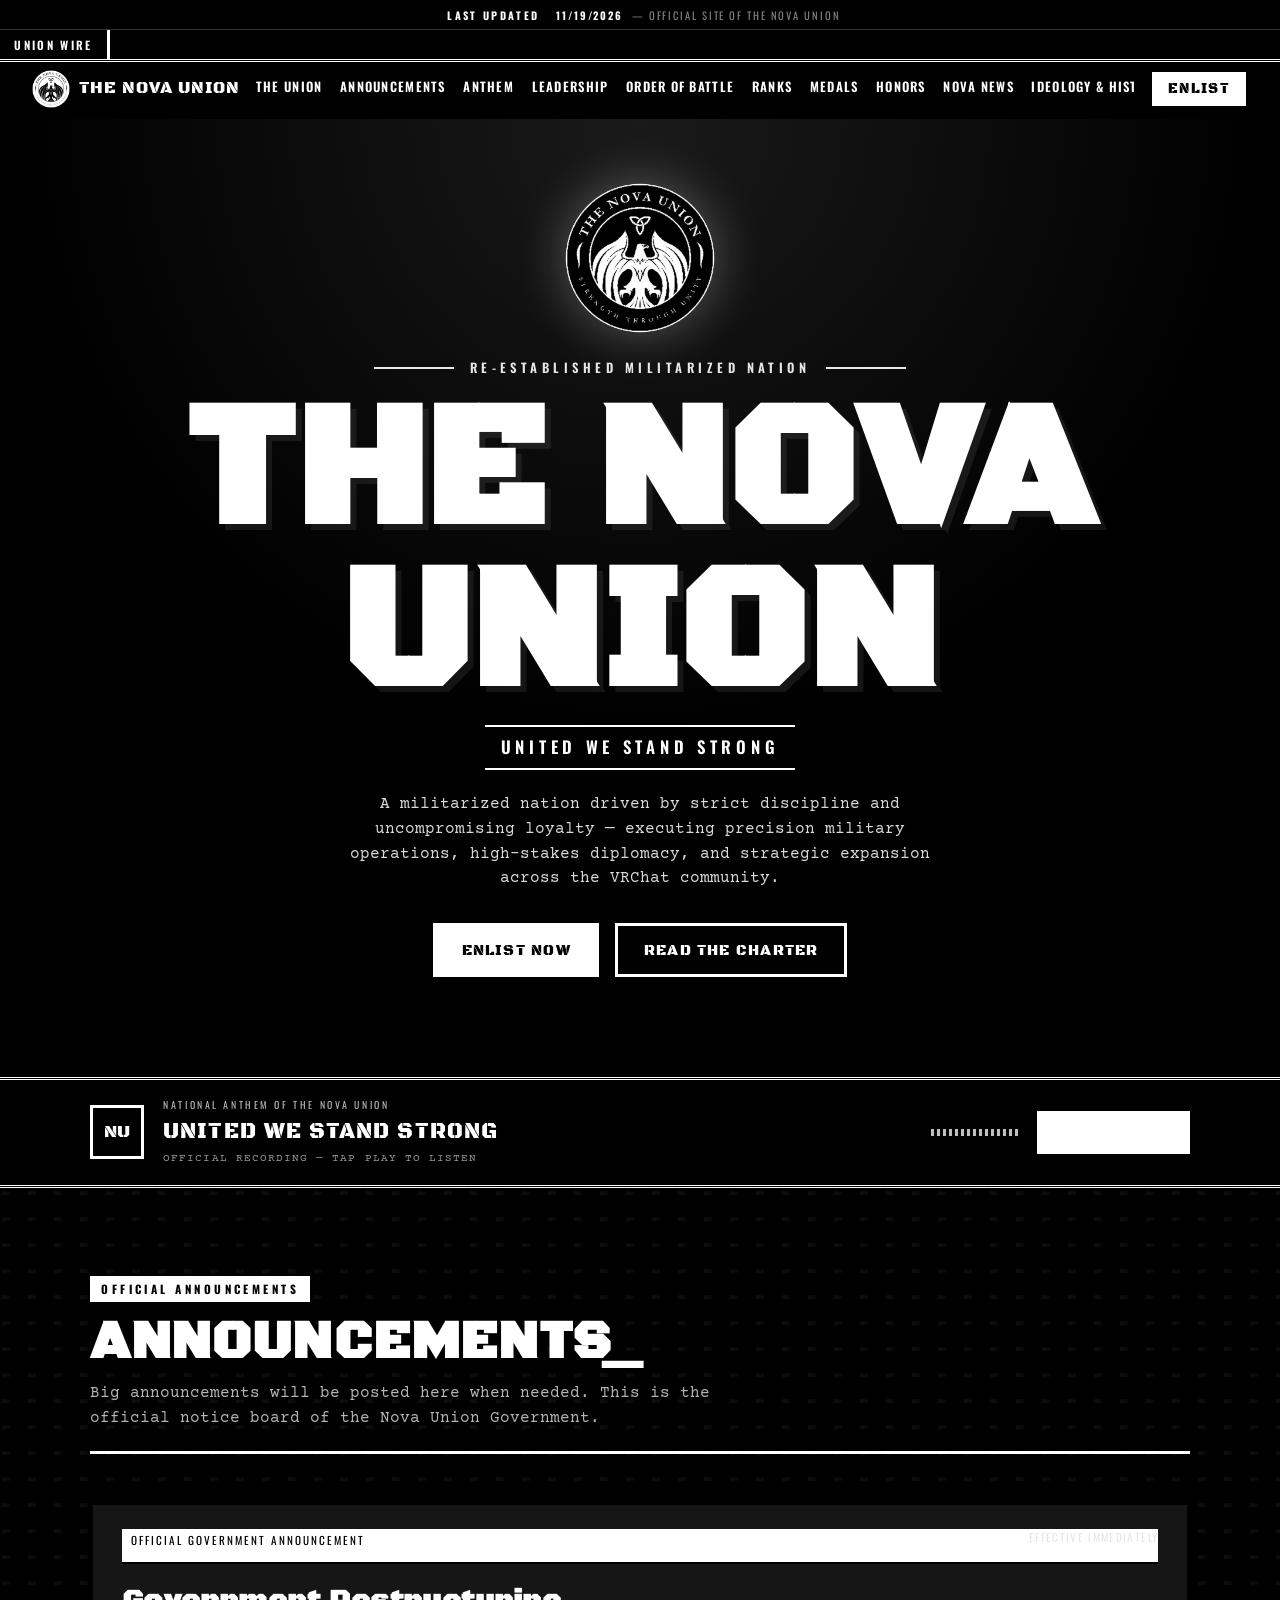
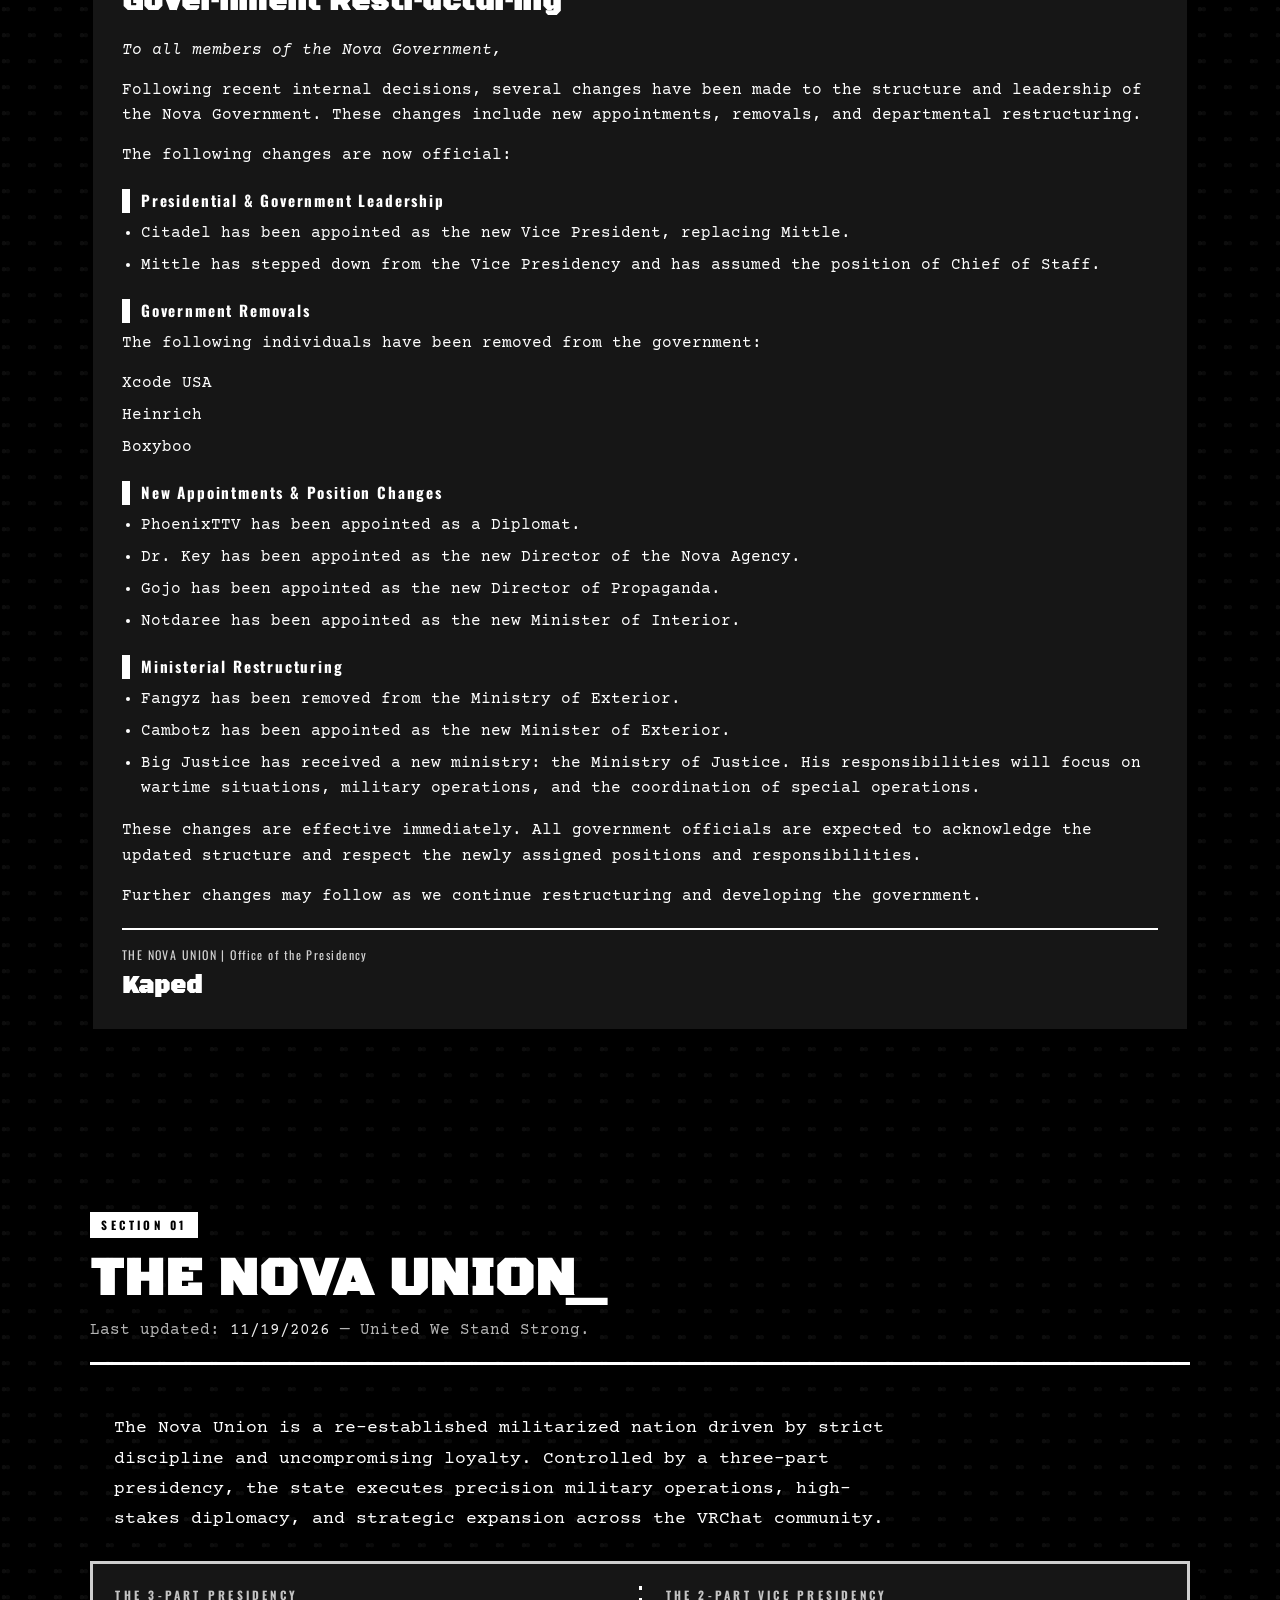
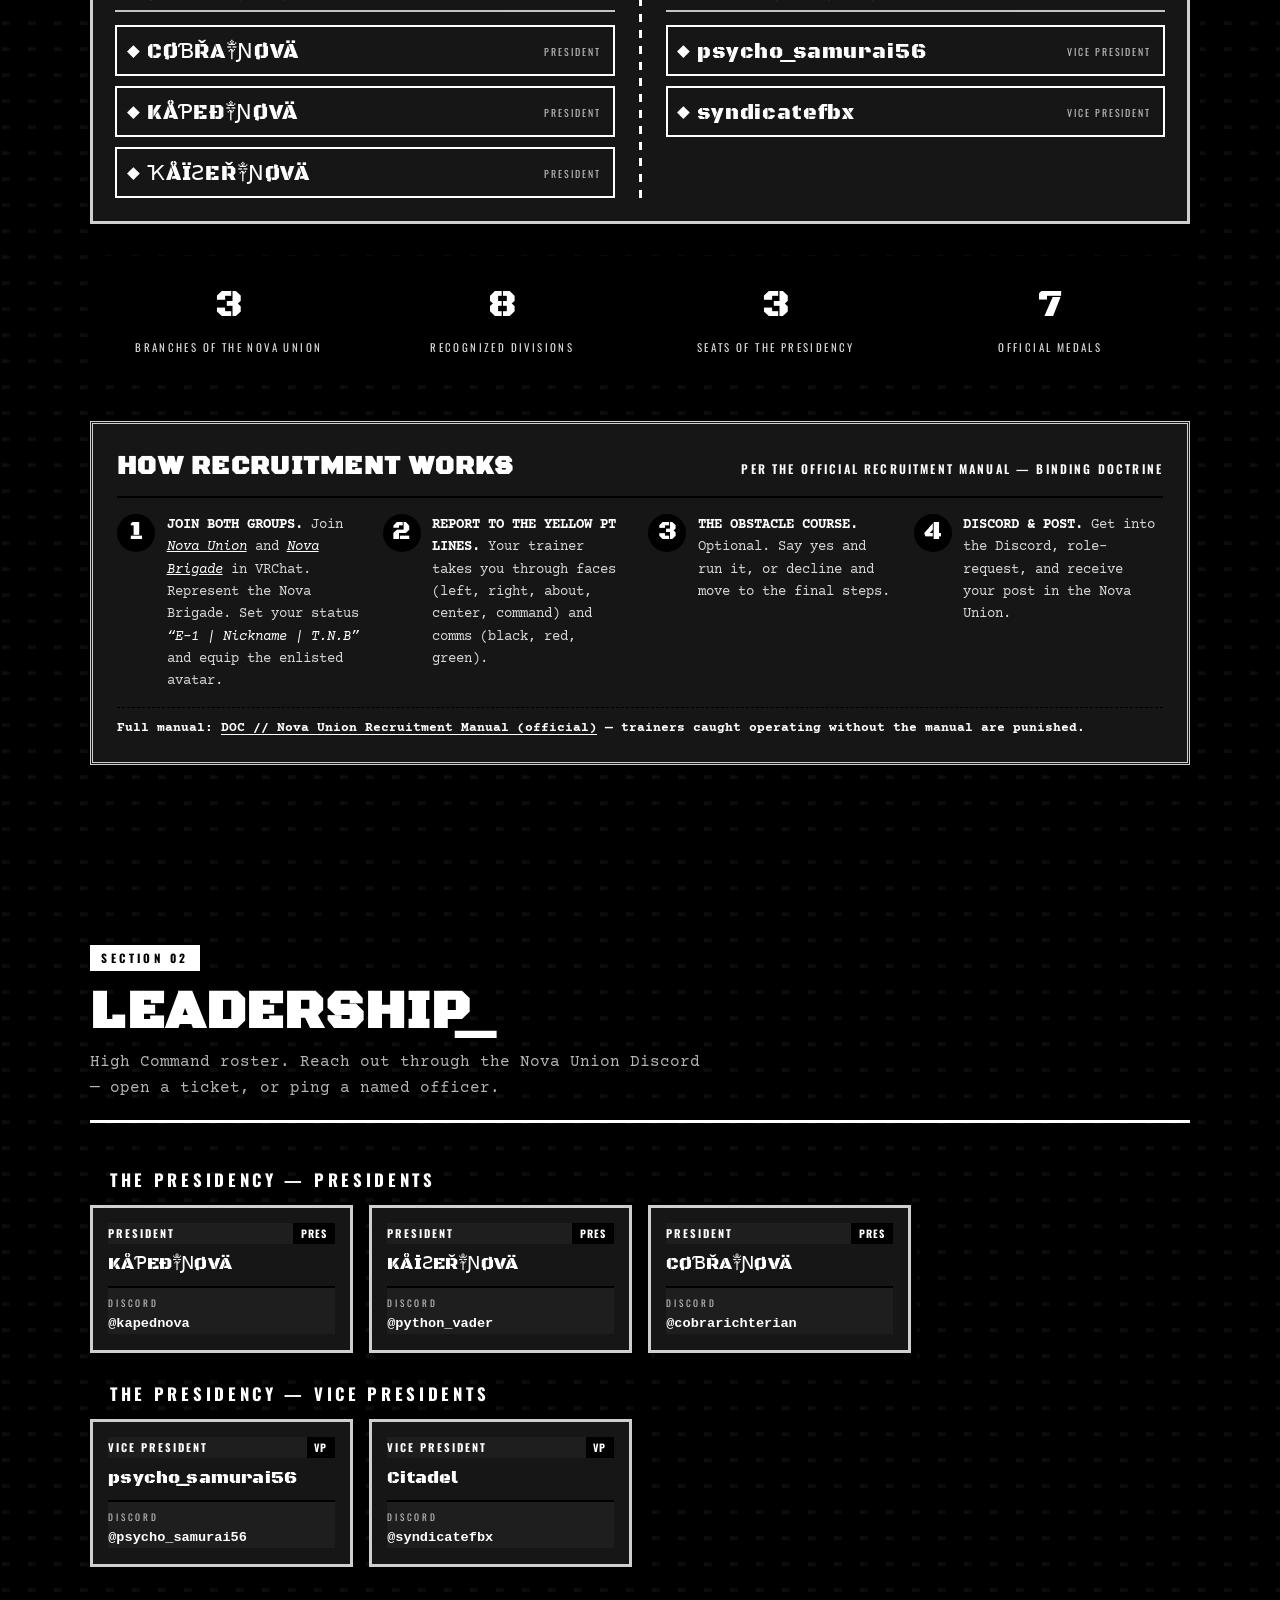
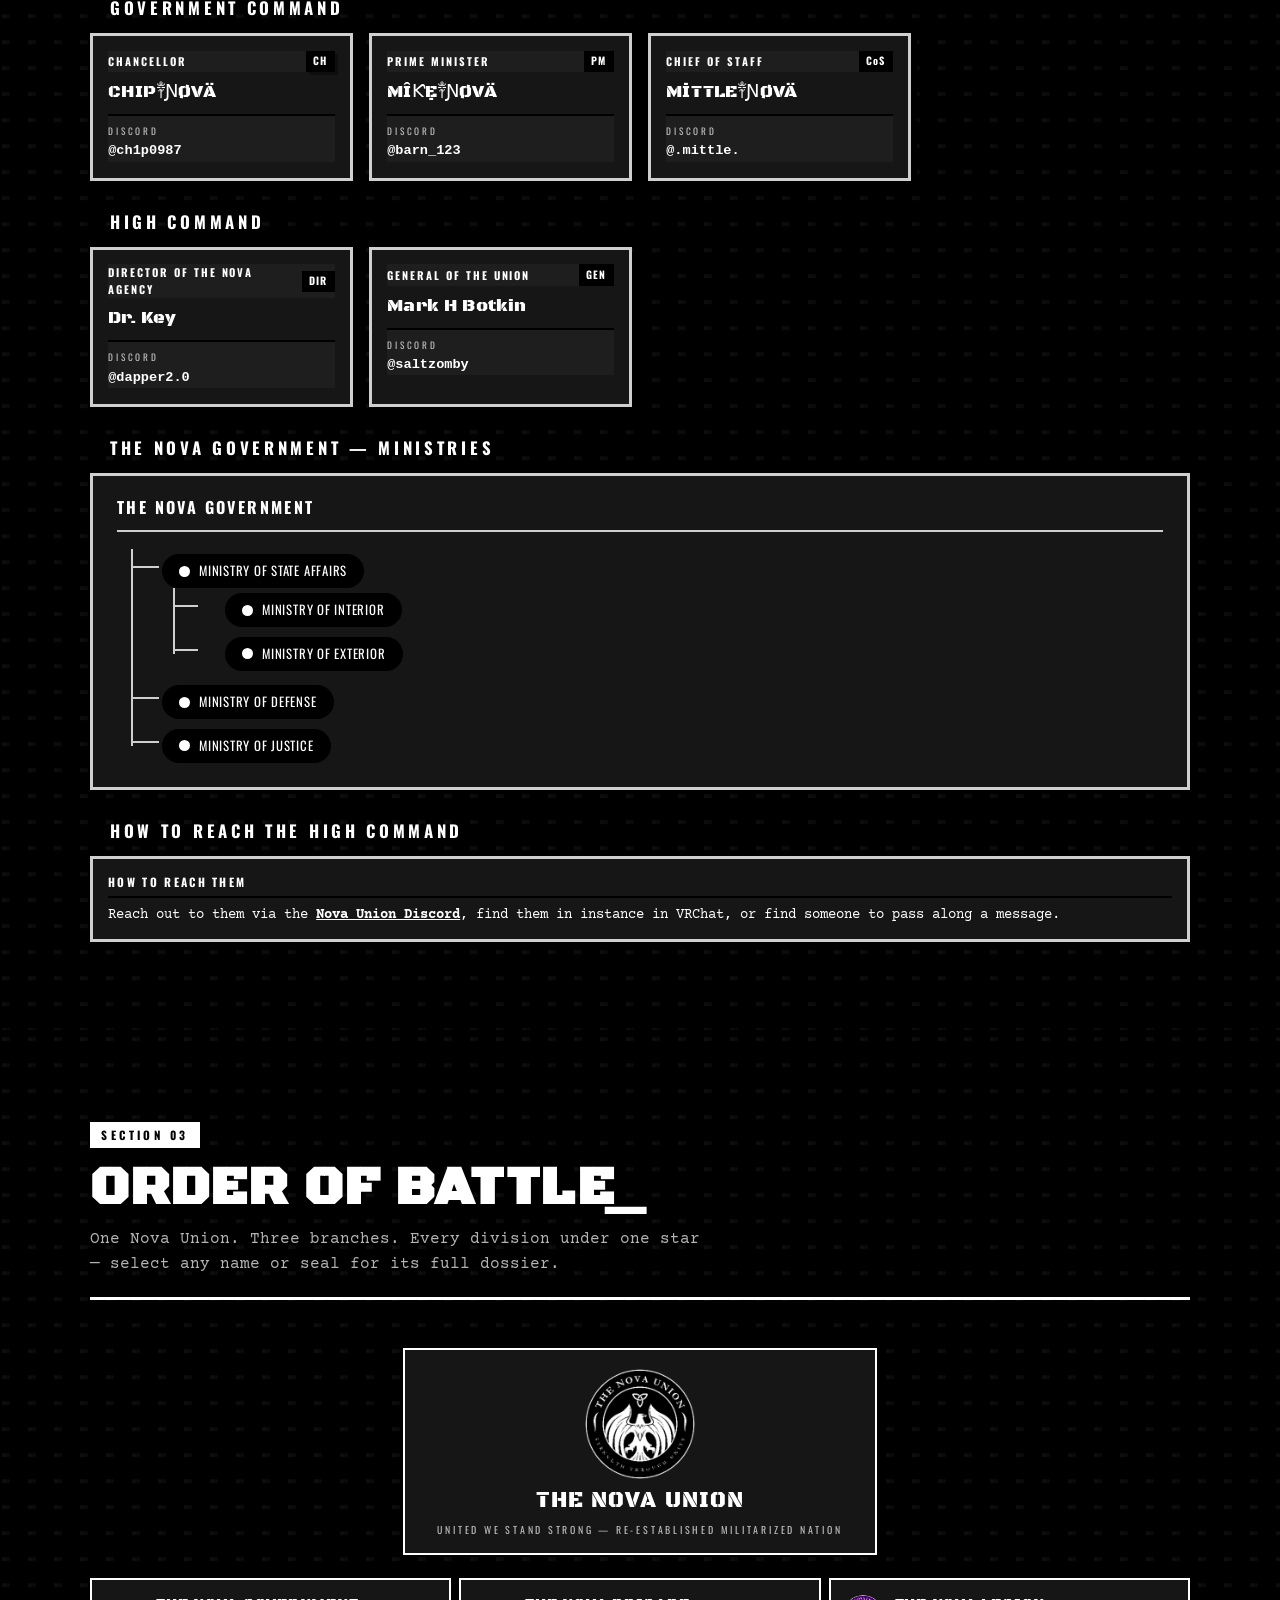
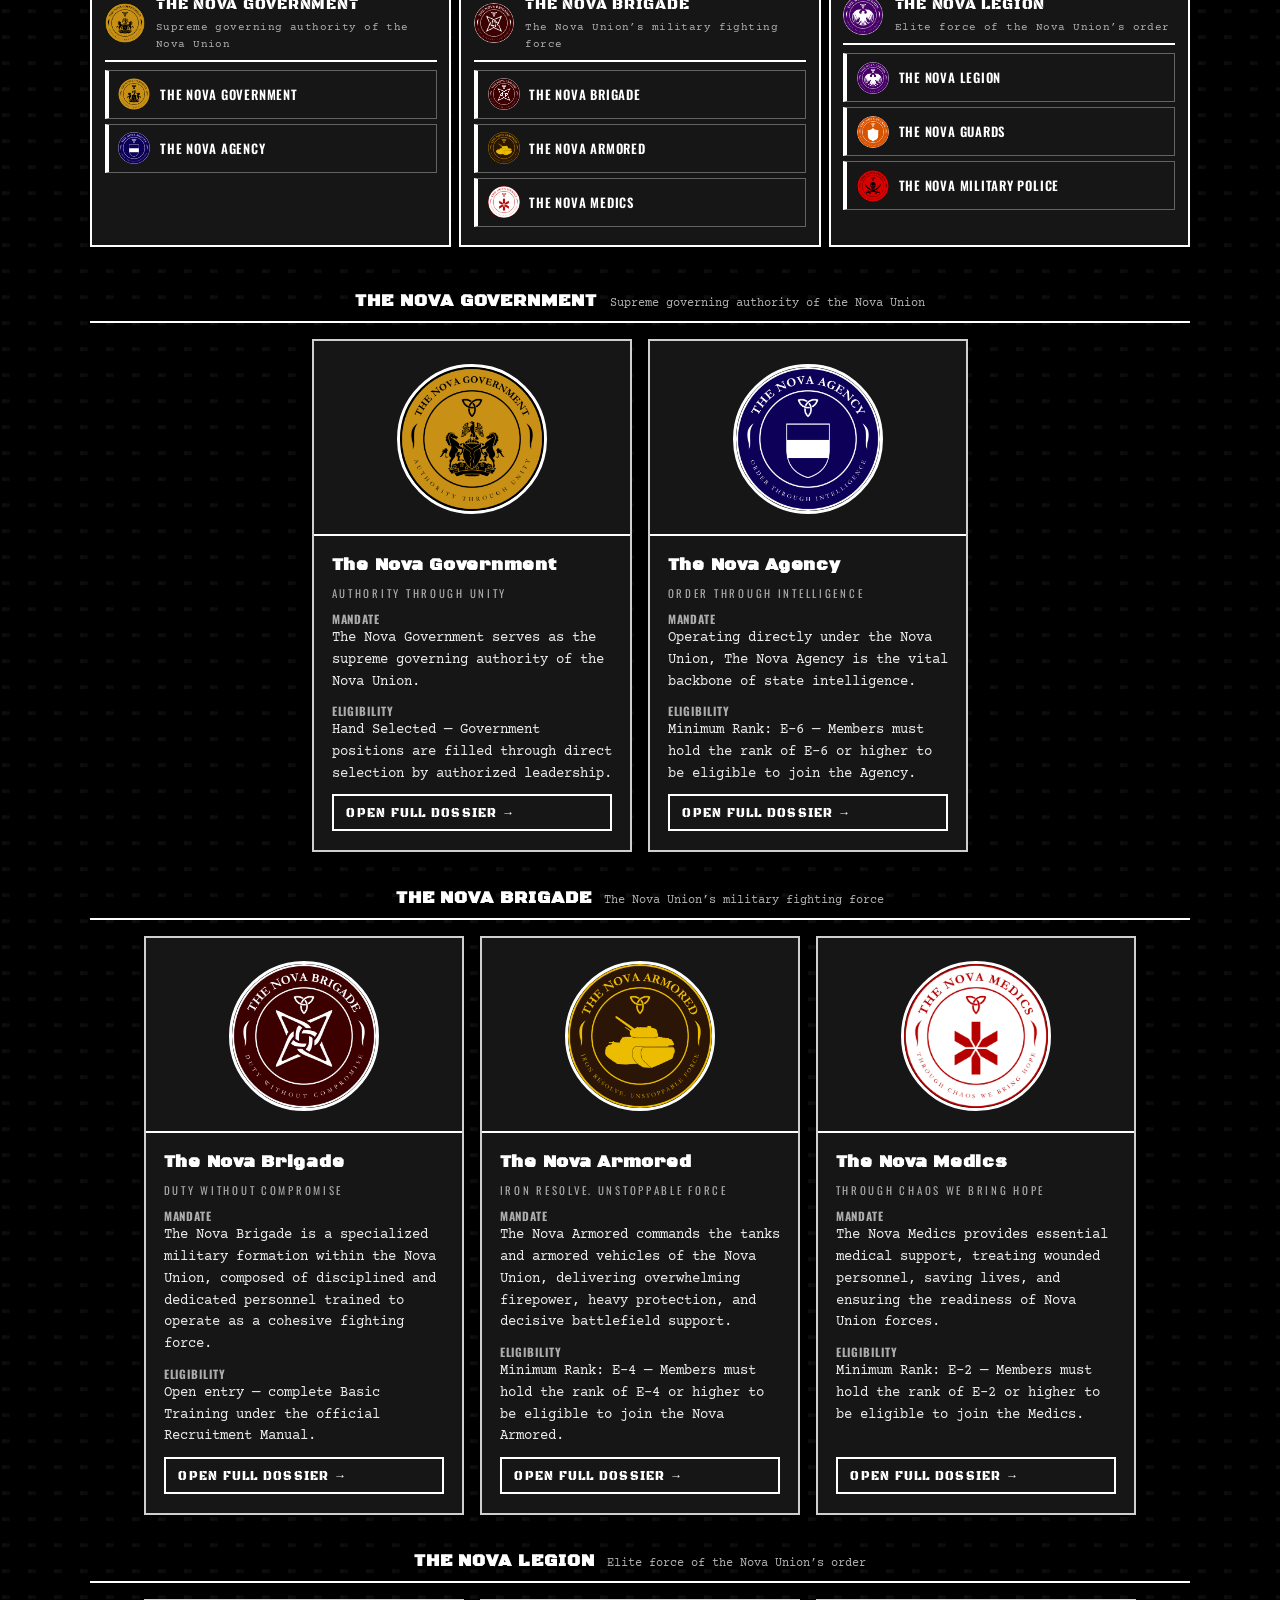
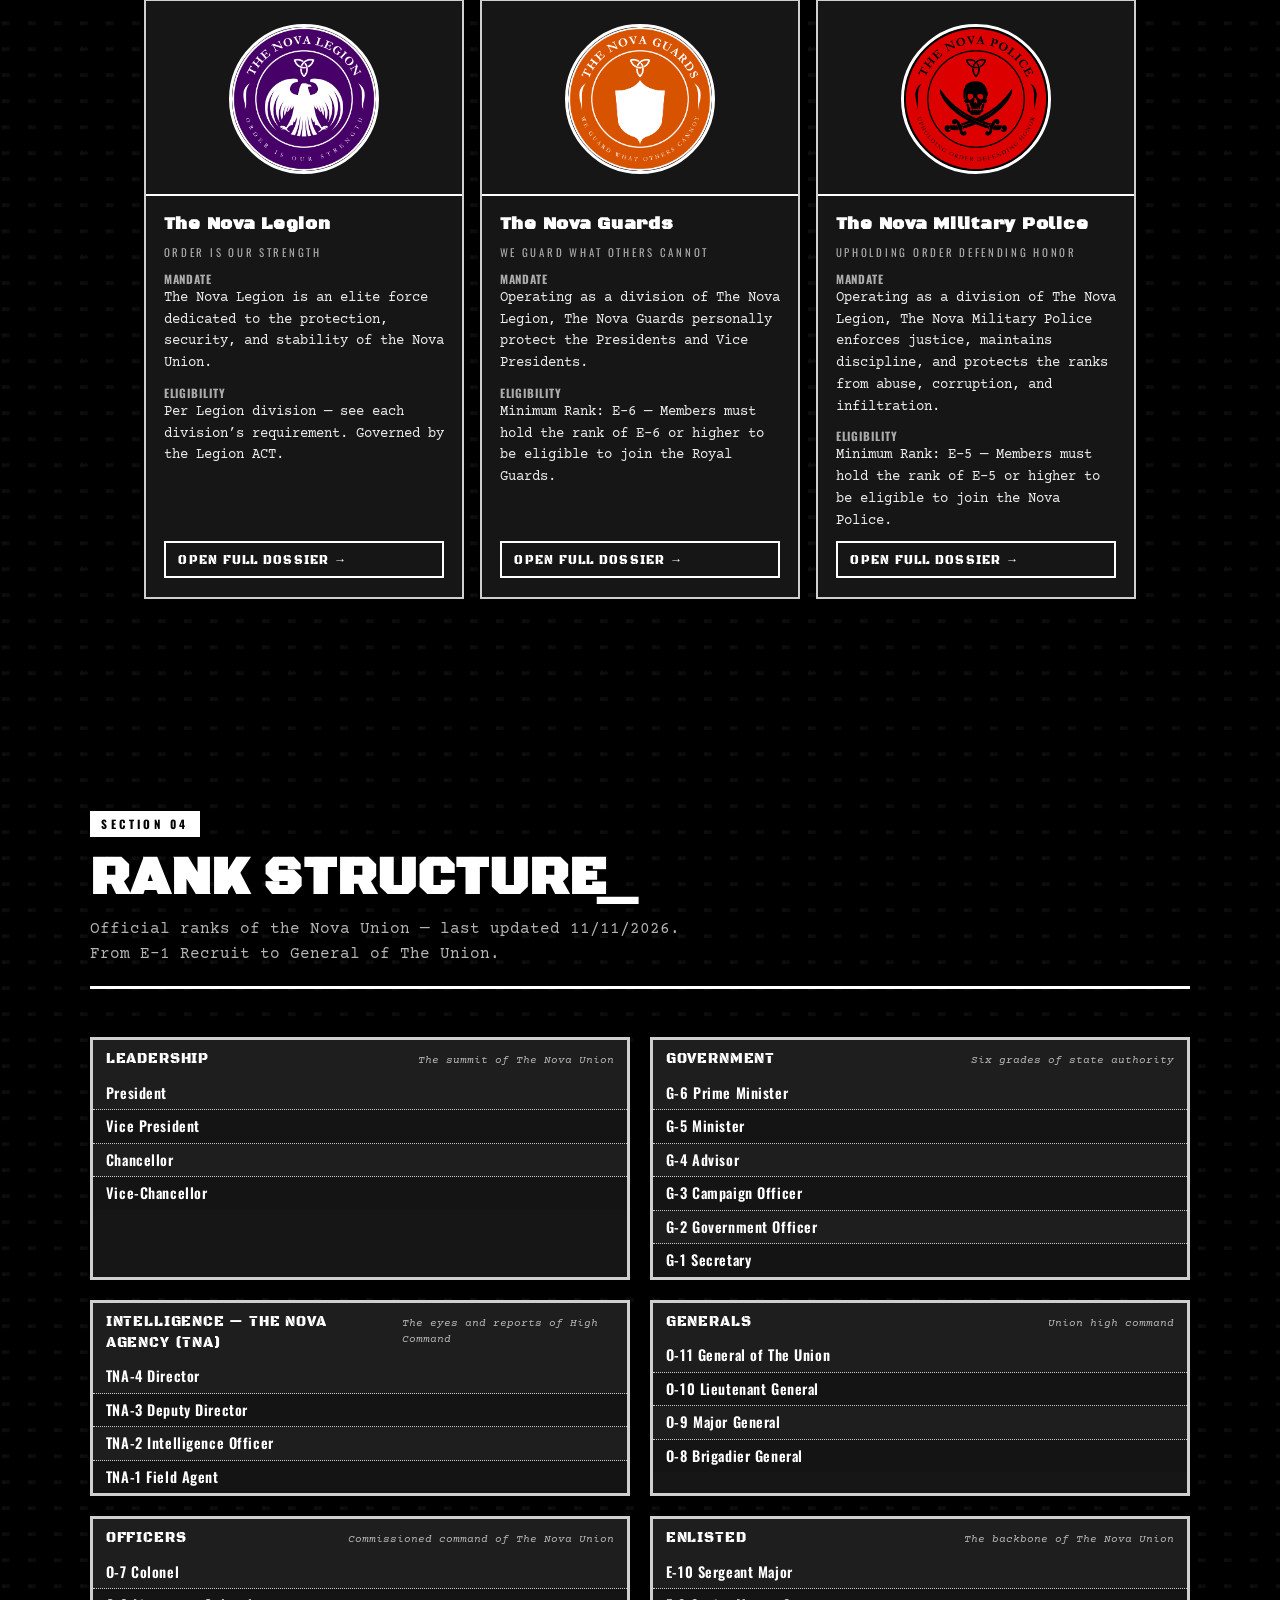
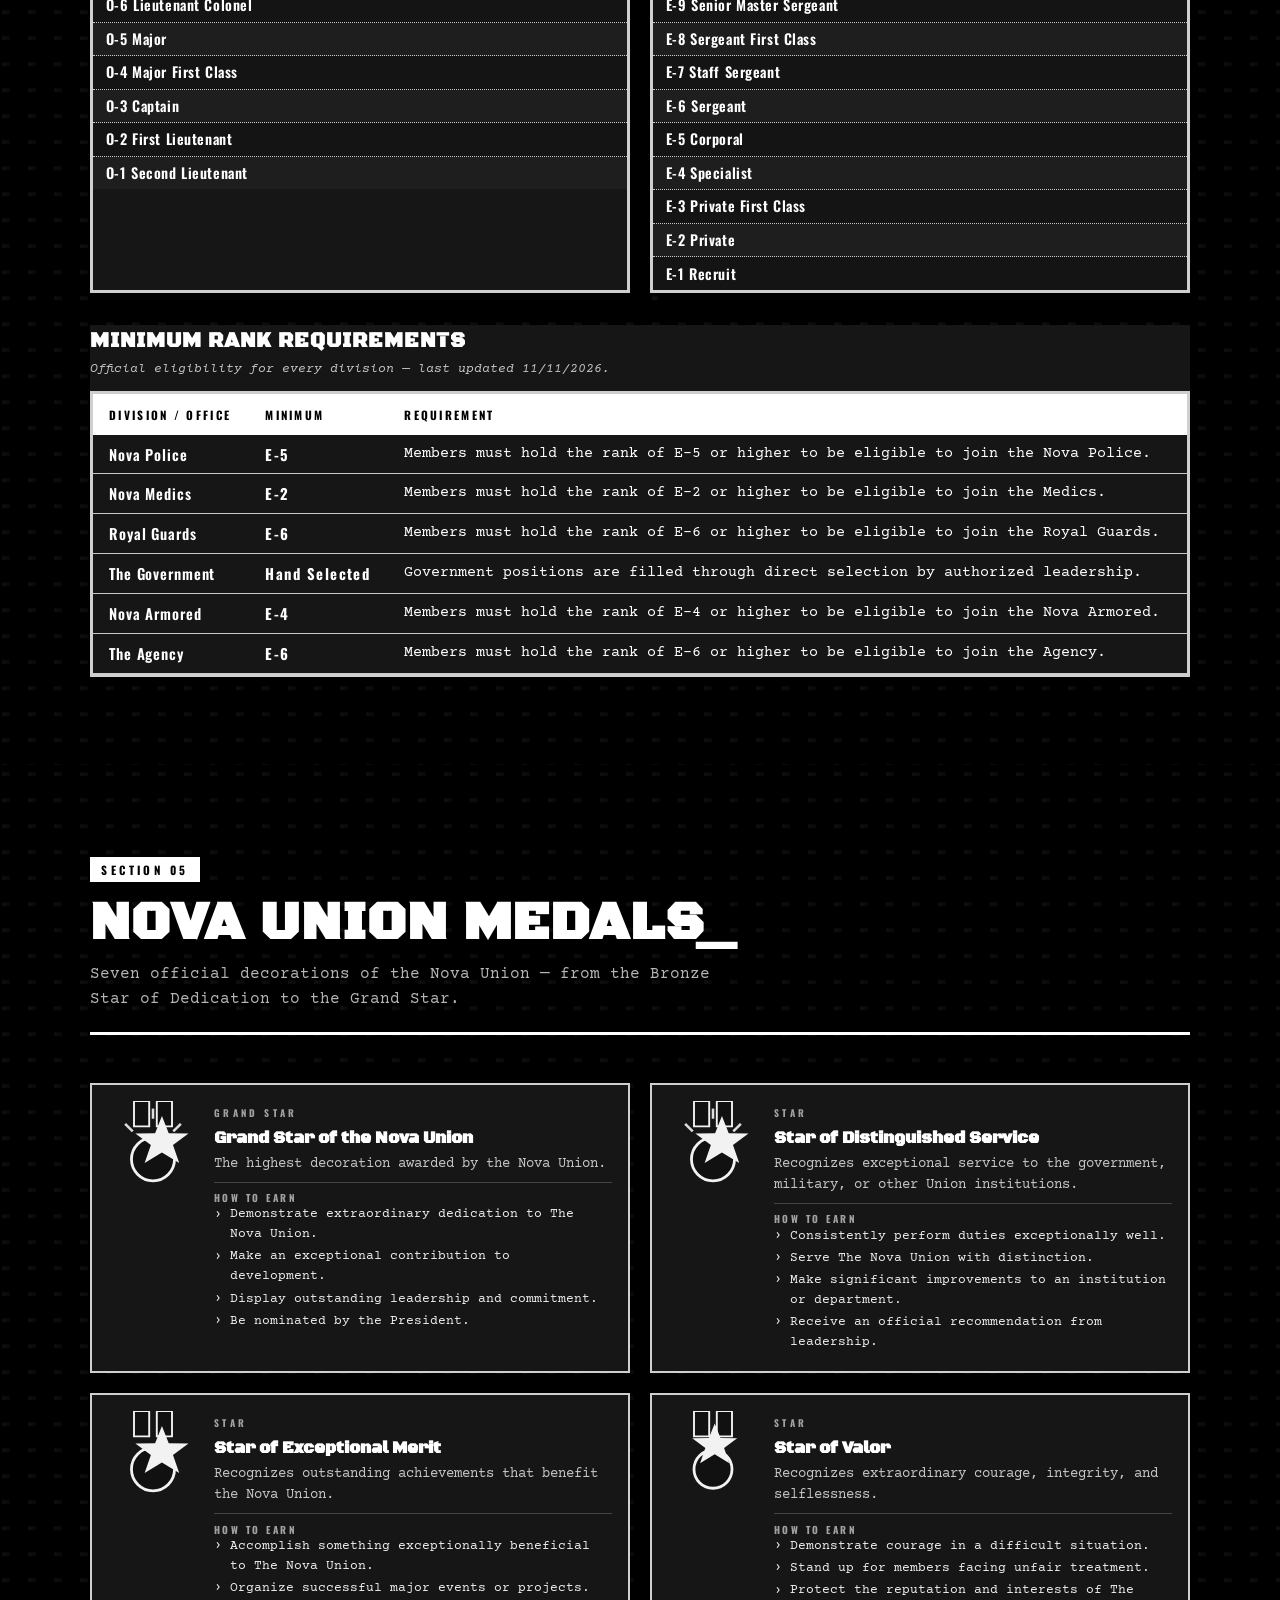
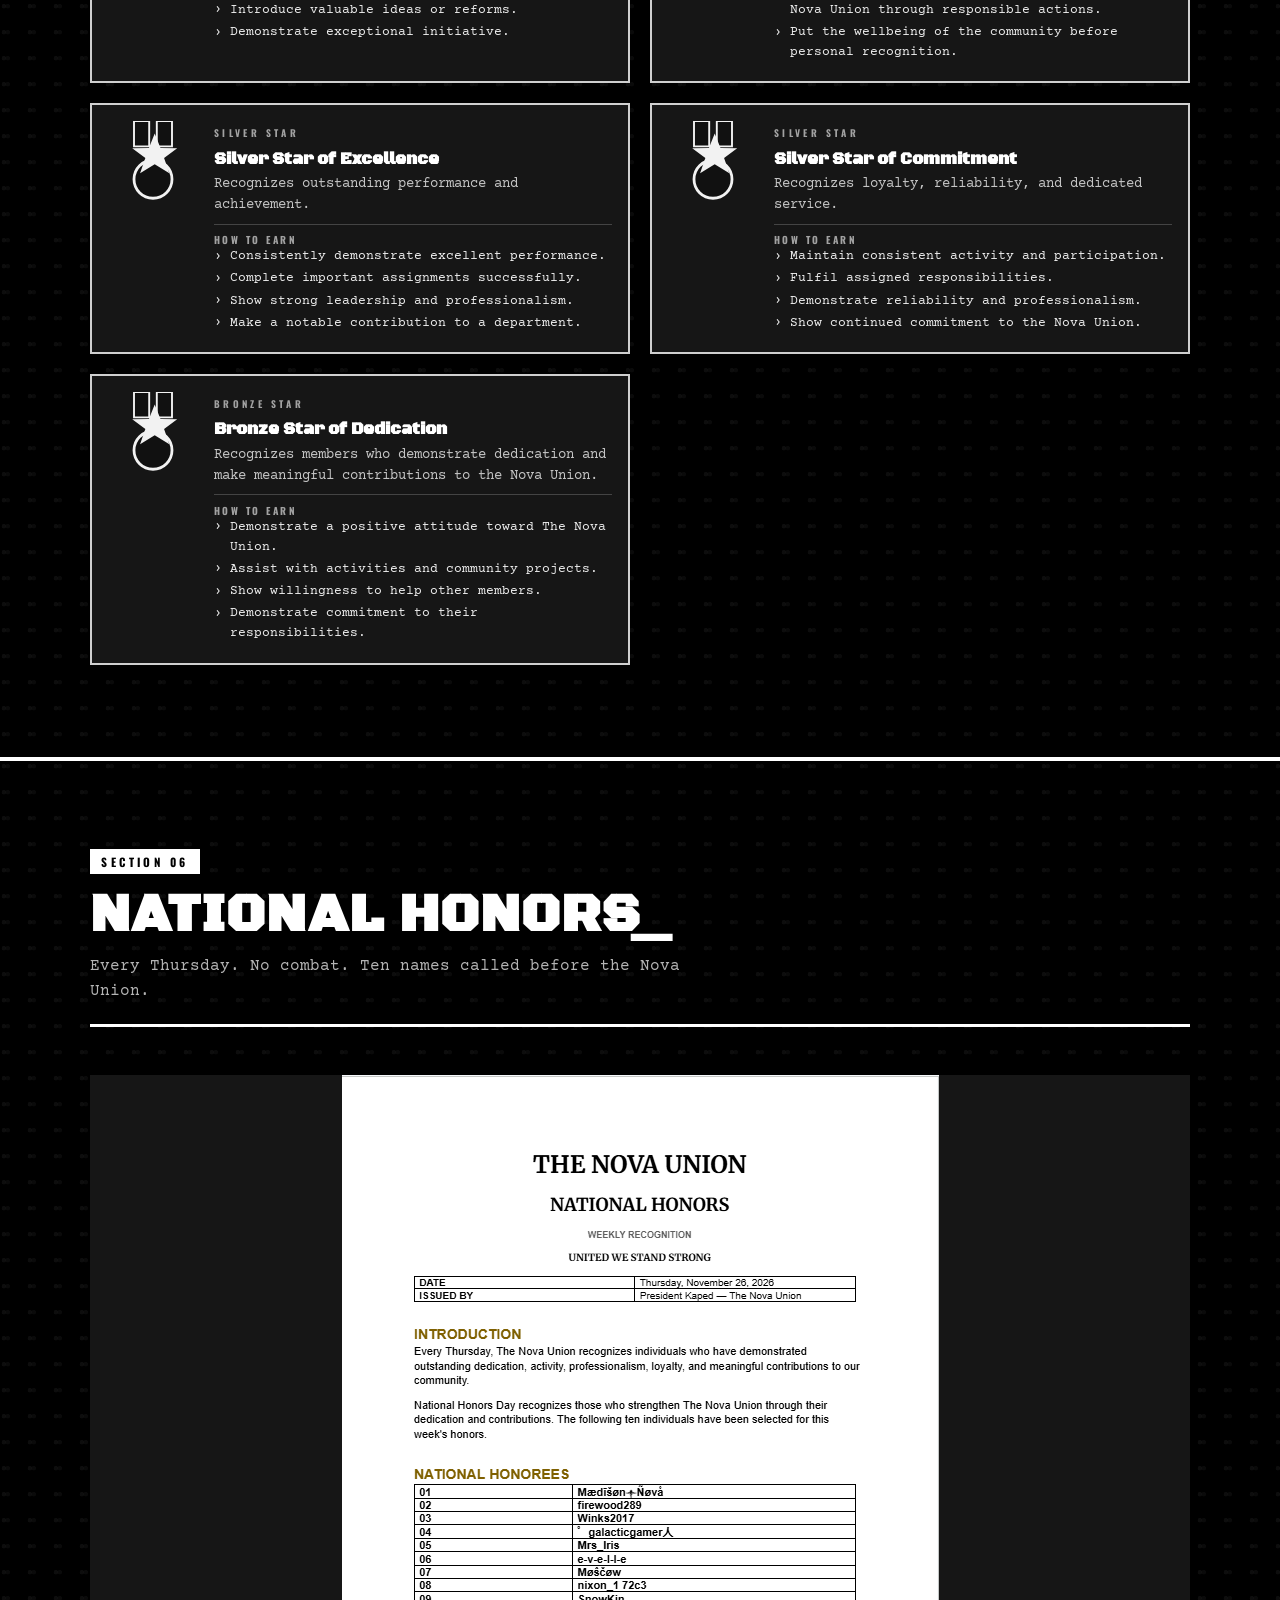
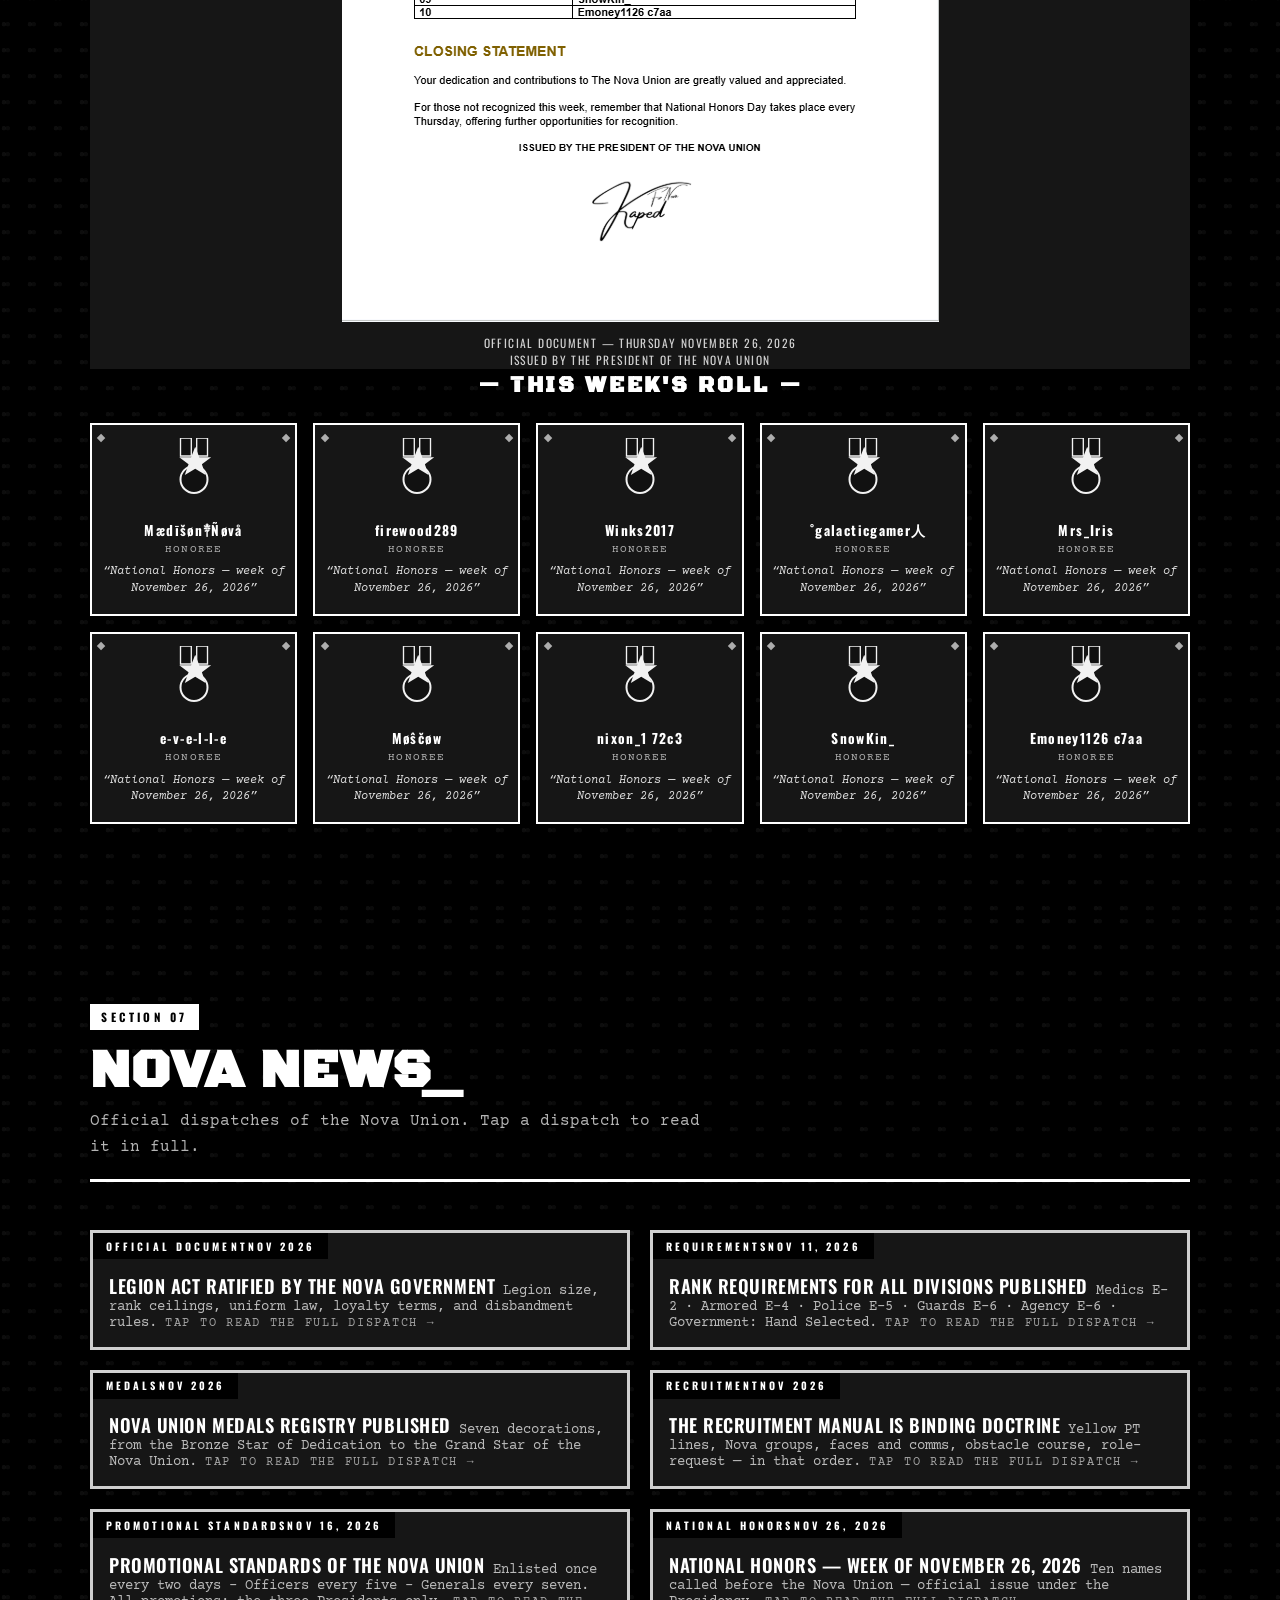
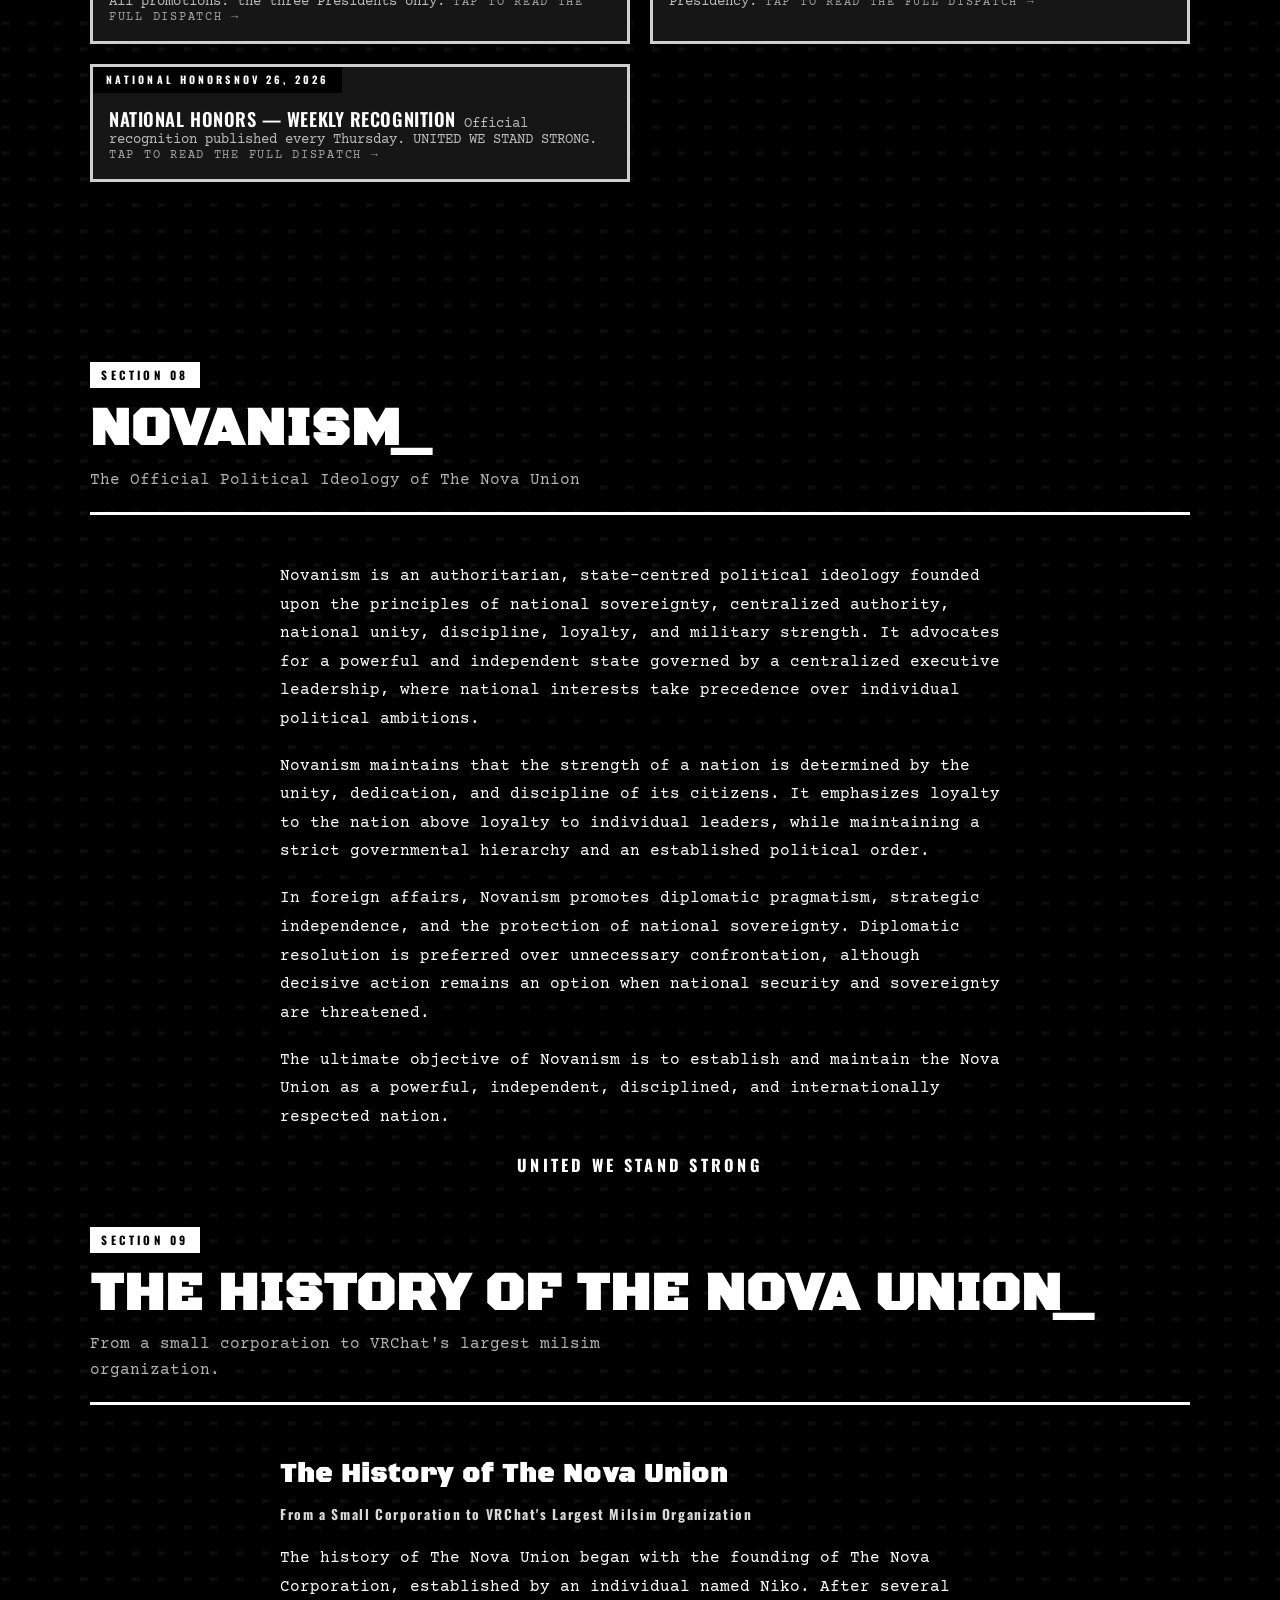
<file: index.html>
<!DOCTYPE html>
<html lang="en">
<head>
<meta charset="UTF-8">
<meta name="viewport" content="width=device-width, initial-scale=1.0">
<meta name="description" content="THE NOVA UNION — United We Stand Strong. A re-established militarized nation in VRChat.">
<title>THE NOVA UNION — United We Stand Strong</title>
<link rel="icon" type="image/png" href="assets/favicon.png">
<link rel="preconnect" href="https://fonts.googleapis.com">
<link rel="preconnect" href="https://fonts.gstatic.com" crossorigin>
<link href="https://fonts.googleapis.com/css2?family=Black+Ops+One&family=Courier+Prime:ital,wght@0,400;0,700;1,400&family=Oswald:wght@500;600;700&display=swap" rel="stylesheet">
<link rel="stylesheet" href="css/styles.css?v=61">
<link rel="stylesheet" href="css/union-v2.css?v=61">
</head>
<body>

<!-- LAST UPDATED -->
<div class="last-updated" role="status" aria-label="Site last updated">
  <span class="last-updated-label">LAST UPDATED</span>
  <span class="last-updated-date" id="lastUpdated">11/19/2026</span>
  <span class="last-updated-note">— OFFICIAL SITE OF THE NOVA UNION</span>
</div>

<!-- ANNOUNCEMENT TICKER -->
<div class="ticker" role="status" aria-label="Nova Union announcements">
  <span class="ticker-label">UNION&nbsp;WIRE</span>
  <div class="ticker-viewport"><div class="ticker-track" id="tickerTrack">LOADING THE NOVA UNION WIRE…</div></div>
</div>

<!-- NAV -->
<header class="nav" id="top">
  <a class="nav-brand" href="#hero">
    <img class="nav-logo" src="assets/nova-union-seal.png" alt="The Nova Union seal">
    <span class="nav-word">THE NOVA UNION</span>
  </a>
  <nav class="nav-links" aria-label="Site sections">
    <a href="#about">The Union</a>
    <a href="#announcements">Announcements</a>
    <a href="#anthem">Anthem</a>
    <a href="#leadership">Leadership</a>
    <a href="#order-of-battle">Order of Battle</a>
    <a href="#ranks">Ranks</a>
    <a href="#medals">Medals</a>
    <a href="#honors">Honors</a>
    <a href="#news">Nova News</a>
    <a href="#ideology">Ideology &amp; History</a>
    <a href="#video">Video of the Day</a>
    <a href="#doctrine">Doctrine</a>
    <a href="#connect">Find&nbsp;Us</a>
    <a href="#forums">Forums</a>
    <a class="nav-yt" href="https://youtube.com/@thenovaunionvrc" target="_blank" rel="noopener">YOUTUBE</a>
    <a class="nav-yt" href="https://youtube.com/@novaunionnews" target="_blank" rel="noopener">NEWS YT</a>
  </nav>
  <a class="nav-cta" href="#enlist">ENLIST</a>
</header>

<main>

<!-- HERO -->
<section class="hero" id="hero">
  <div class="hero-inner">
    <div class="hero-seal" id="heroSeal" aria-hidden="true"><img src="assets/nova-union-seal.png" alt="The Nova Union seal"></div>
    <div class="hero-kicker"><span class="rule"></span>RE-ESTABLISHED MILITARIZED NATION<span class="rule"></span></div>
    <h1 class="hero-title">THE NOVA UNION</h1>
    <p class="hero-motto">UNITED WE STAND STRONG</p>
    <p class="hero-sub">A militarized nation driven by strict discipline and uncompromising loyalty — executing precision military operations, high-stakes diplomacy, and strategic expansion across the VRChat community.</p>
    <div class="hero-ctas">
      <a class="btn btn-solid" href="#enlist">ENLIST NOW</a>
      <a class="btn btn-ghost" href="#about">READ THE CHARTER</a>
    </div>
  </div>
  <div class="hero-fade" aria-hidden="true"></div>
</section>

<!-- NATIONAL ANTHEM -->
<section class="anthem-strip" id="anthem" aria-label="Nova Union National Anthem">
  <div class="wrap anthem-inner">
    <div class="anthem-badge" aria-hidden="true">NU</div>
    <div class="anthem-copy">
      <span class="anthem-kicker">NATIONAL ANTHEM OF THE NOVA UNION</span>
      <span class="anthem-title">UNITED WE STAND STRONG</span>
      <span class="anthem-sub">OFFICIAL RECORDING — TAP PLAY TO LISTEN</span>
    </div>
    <div class="anthem-wave" aria-hidden="true">
      <i></i><i></i><i></i><i></i><i></i><i></i><i></i><i></i><i></i><i></i><i></i><i></i><i></i><i></i><i></i>
    </div>
    <button type="button" class="anthem-play" id="anthemPlay" aria-label="Play the Nova Union national anthem">
      <span class="anthem-play-tri" aria-hidden="true"></span>
      <span class="anthem-play-text">PLAY ANTHEM</span>
    </button>
  </div>
</section>


<!-- ANNOUNCEMENTS -->
<section class="section white" id="announcements">
  <div class="wrap">
    <div class="section-head">
      <span class="section-tag">OFFICIAL ANNOUNCEMENTS</span>
      <h2 class="section-title">ANNOUNCEMENTS<span class="tick">_</span></h2>
      <p class="section-lede">Big announcements will be posted here when needed. This is the official notice board of the Nova Union Government.</p>
    </div>

    <article class="gov-announcement">
      <div class="announcement-head">
        <span class="announcement-tag">OFFICIAL GOVERNMENT ANNOUNCEMENT</span>
        <span class="announcement-date">EFFECTIVE IMMEDIATELY</span>
      </div>
      <h3 class="announcement-title">Government Restructuring</h3>
      <p class="announcement-salute">To all members of the Nova Government,</p>
      <p>Following recent internal decisions, several changes have been made to the structure and leadership of the Nova Government. These changes include new appointments, removals, and departmental restructuring.</p>
      <p>The following changes are now official:</p>

      <h4 class="announcement-sub">Presidential &amp; Government Leadership</h4>
      <ul class="announcement-list">
        <li>Citadel has been appointed as the new Vice President, replacing Mittle.</li>
        <li>Mittle has stepped down from the Vice Presidency and has assumed the position of Chief of Staff.</li>
      </ul>

      <h4 class="announcement-sub">Government Removals</h4>
      <p>The following individuals have been removed from the government:</p>
      <ul class="announcement-list announcement-list-plain">
        <li>Xcode USA</li>
        <li>Heinrich</li>
        <li>Boxyboo</li>
      </ul>

      <h4 class="announcement-sub">New Appointments &amp; Position Changes</h4>
      <ul class="announcement-list">
        <li>PhoenixTTV has been appointed as a Diplomat.</li>
        <li>Dr. Key has been appointed as the new Director of the Nova Agency.</li>
        <li>Gojo has been appointed as the new Director of Propaganda.</li>
        <li>Notdaree has been appointed as the new Minister of Interior.</li>
      </ul>

      <h4 class="announcement-sub">Ministerial Restructuring</h4>
      <ul class="announcement-list">
        <li>Fangyz has been removed from the Ministry of Exterior.</li>
        <li>Cambotz has been appointed as the new Minister of Exterior.</li>
        <li>Big Justice has received a new ministry: the Ministry of Justice. His responsibilities will focus on wartime situations, military operations, and the coordination of special operations.</li>
      </ul>

      <p>These changes are effective immediately. All government officials are expected to acknowledge the updated structure and respect the newly assigned positions and responsibilities.</p>
      <p>Further changes may follow as we continue restructuring and developing the government.</p>

      <div class="announcement-sign">
        <span>THE NOVA UNION | Office of the Presidency</span>
        <strong>Kaped</strong>
      </div>
    </article>
  </div>
</section>

<!-- ABOUT / THE UNION -->
<section class="section white" id="about">
  <div class="wrap">
    <div class="section-head">
      <span class="section-tag">SECTION 01</span>
      <h2 class="section-title">THE NOVA UNION<span class="tick">_</span></h2>
      <p class="section-lede">Last updated: <span id="aboutUpdated">11/19/2026</span> — United We Stand Strong.</p>
    </div>
    <p class="charter-lead">The Nova Union is a re-established militarized nation driven by strict discipline and uncompromising loyalty. Controlled by a three-part presidency, the state executes precision military operations, high-stakes diplomacy, and strategic expansion across the VRChat community.</p>
    <div class="presidency" id="presidencySlate" aria-label="Presidency of the Nova Union"><!-- rendered --></div>
    <div class="stat-bar" id="statBar" aria-label="The Nova Union at a glance"><!-- rendered --></div>
    <div class="enlist" id="enlist">
      <div class="enlist-head">
        <h3>HOW RECRUITMENT WORKS</h3>
        <span class="enlist-note">PER THE OFFICIAL RECRUITMENT MANUAL — BINDING DOCTRINE</span>
      </div>
      <ol class="enlist-steps">
        <li><span class="step-num">1</span><div><strong>JOIN BOTH GROUPS.</strong> Join <a href="https://vrchat.com/home/group/grp_d3e5b2c6-0691-4a49-b246-1fd6eee6eff9" target="_blank" rel="noopener"><em>Nova Union</em></a> and <a href="https://vrchat.com/home/group/grp_78a801e6-9c94-4d8e-9854-24f562d959af" target="_blank" rel="noopener"><em>Nova Brigade</em></a> in VRChat. Represent the Nova Brigade. Set your status <em>“E-1 | Nickname | T.N.B”</em> and equip the enlisted avatar.</div></li>
        <li><span class="step-num">2</span><div><strong>REPORT TO THE YELLOW PT LINES.</strong> Your trainer takes you through faces (left, right, about, center, command) and comms (black, red, green).</div></li>
        <li><span class="step-num">3</span><div><strong>THE OBSTACLE COURSE.</strong> Optional. Say yes and run it, or decline and move to the final steps.</div></li>
        <li><span class="step-num">4</span><div><strong>DISCORD &amp; POST.</strong> Get into the Discord, role-request, and receive your post in the Nova Union.</div></li>
      </ol>
      <p class="enlist-foot"><strong>Full manual: <a href="docs/recruitment-manual.md" target="_blank" rel="noopener">DOC // Nova Union Recruitment Manual (official)</a> — trainers caught operating without the manual are punished.</strong></p>
    </div>
  </div>
</section>

<!-- LEADERSHIP -->
<section class="section white" id="leadership">
  <div class="wrap">
    <div class="section-head">
      <span class="section-tag">SECTION 02</span>
      <h2 class="section-title">LEADERSHIP<span class="tick">_</span></h2>
      <p class="section-lede">High Command roster. Reach out through the Nova Union Discord — open a ticket, or ping a named officer.</p>
    </div>

    <div class="roster-section">
      <h3 class="roster-heading">THE PRESIDENCY — PRESIDENTS</h3>
      <div class="roster-grid">
        <article class="roster-card "><div class="roster-row"><span class="roster-position">PRESIDENT</span><span class="roster-ranktag">PRES</span></div><div class="roster-name">KÅƤEĐ༒ƝØVÄ</div><div class="roster-reach"><span class="roster-reach-label">DISCORD</span><code class="roster-reach-name">@kapednova</code></div></article>

        <article class="roster-card "><div class="roster-row"><span class="roster-position">PRESIDENT</span><span class="roster-ranktag">PRES</span></div><div class="roster-name">KÅİƧEŘ༒ƝØVÄ</div><div class="roster-reach"><span class="roster-reach-label">DISCORD</span><code class="roster-reach-name">@python_vader</code></div></article>

        <article class="roster-card "><div class="roster-row"><span class="roster-position">PRESIDENT</span><span class="roster-ranktag">PRES</span></div><div class="roster-name">CØƁŘA༒ƝØVÄ</div><div class="roster-reach"><span class="roster-reach-label">DISCORD</span><code class="roster-reach-name">@cobrarichterian</code></div></article>
      </div>
    </div>

    <div class="roster-section">
      <h3 class="roster-heading">THE PRESIDENCY — VICE PRESIDENTS</h3>
      <div class="roster-grid">
        <article class="roster-card "><div class="roster-row"><span class="roster-position">VICE PRESIDENT</span><span class="roster-ranktag">VP</span></div><div class="roster-name">psycho_samurai56</div><div class="roster-reach"><span class="roster-reach-label">DISCORD</span><code class="roster-reach-name">@psycho_samurai56</code></div></article>

        <article class="roster-card "><div class="roster-row"><span class="roster-position">VICE PRESIDENT</span><span class="roster-ranktag">VP</span></div><div class="roster-name">Citadel</div><div class="roster-reach"><span class="roster-reach-label">DISCORD</span><code class="roster-reach-name">@syndicatefbx</code></div></article>
      </div>
    </div>

    <div class="roster-section">
      <h3 class="roster-heading">GOVERNMENT COMMAND</h3>
      <div class="roster-grid roster-grid-centered">
        <article class="roster-card roster-card-filled"><div class="roster-row"><span class="roster-position">CHANCELLOR</span><span class="roster-ranktag">CH</span></div><div class="roster-name">CHIP༒ƝØVÄ</div><div class="roster-reach"><span class="roster-reach-label">DISCORD</span><code class="roster-reach-name">@ch1p0987</code></div></article>

        <article class="roster-card"><div class="roster-row"><span class="roster-position">PRIME MINISTER</span><span class="roster-ranktag">PM</span></div><div class="roster-name">MÎƘẸ༒ƝØVÄ</div><div class="roster-reach"><span class="roster-reach-label">DISCORD</span><code class="roster-reach-name">@barn_123</code></div></article>

        <article class="roster-card "><div class="roster-row"><span class="roster-position">CHIEF OF STAFF</span><span class="roster-ranktag">CoS</span></div><div class="roster-name">MİTTLE༒ƝØVÄ</div><div class="roster-reach"><span class="roster-reach-label">DISCORD</span><code class="roster-reach-name">@.mittle.</code></div></article>
      </div>
    </div>








    <div class="roster-section">
      <h3 class="roster-heading">HIGH COMMAND</h3>
      <div class="roster-grid roster-grid-centered">
        <article class="roster-card "><div class="roster-row"><span class="roster-position">DIRECTOR OF THE NOVA AGENCY</span><span class="roster-ranktag">DIR</span></div><div class="roster-name">Dr. Key</div><div class="roster-reach"><span class="roster-reach-label">DISCORD</span><code class="roster-reach-name">@dapper2.0</code></div></article>

        <article class="roster-card "><div class="roster-row"><span class="roster-position">GENERAL OF THE UNION</span><span class="roster-ranktag">GEN</span></div><div class="roster-name">Mark H Botkin</div><div class="roster-reach"><span class="roster-reach-label">DISCORD</span><code class="roster-reach-name">@saltzomby</code></div></article>
      </div>
    </div>

    <div class="roster-section">
      <h3 class="roster-heading">THE NOVA GOVERNMENT — MINISTRIES</h3>
      <div class="gov-org-tree">
        <div class="gov-root">THE NOVA GOVERNMENT</div>
        <ul class="gov-tree">
          <li>
            <details class="gov-item">
              <summary class="gov-pill">Ministry of State Affairs</summary>
              <p class="gov-desc">The Ministry of State Affairs is responsible for overseeing the general administration, organization, and operation of the Nova Union Government. It ensures governmental departments remain coordinated, official affairs are properly managed, and The Nova Union's administrative institutions function effectively. The Ministry serves as a central authority for governmental organization and state administration.</p>
            </details>
            <ul>
              <li>
                <details class="gov-item">
                  <summary class="gov-pill">Ministry of Interior</summary>
                  <p class="gov-desc">The Ministry of Interior is responsible for managing the internal affairs of the Nova Union. Its responsibilities include domestic administration, internal stability, civilian affairs, and coordination between The Nova Union's internal institutions. The Ministry works to maintain order, strengthen internal governance, and ensure the effective administration of The Nova Union's territories and communities.</p>
                </details>
              </li>
              <li>
                <details class="gov-item">
                  <summary class="gov-pill">Ministry of Exterior</summary>
                  <p class="gov-desc">The Ministry of Exterior is responsible for managing the Nova Union's foreign relations and international affairs. It oversees diplomatic communications, foreign negotiations, alliances, treaties, and relations with outside organizations and governments. The Ministry represents the interests of the Nova Union internationally and works to establish and maintain beneficial diplomatic relationships.</p>
                </details>
              </li>
            </ul>
          </li>
          <li>
            <details class="gov-item">
              <summary class="gov-pill">Ministry of Defense</summary>
              <p class="gov-desc">The Ministry of Defense is responsible for overseeing the defensive policies, security planning, and protection interests of the Nova Union. It develops defense regulations, coordinates security-related administration, and advises the government on matters concerning The Nova Union's protection. The Ministry focuses on defensive preparedness and security policy. It does not possess direct military command authority.</p>
            </details>
          </li>
          <li>
            <details class="gov-item">
              <summary class="gov-pill">Ministry of Justice</summary>
              <p class="gov-desc">The Ministry of Justice is responsible for overseeing the Nova Union's judicial affairs, legal administration, and the maintenance of justice across the Union. It supervises organizations placed under its authority, including THE NOVA VANGUARD, and coordinates governmental decisions concerning legal and disciplinary matters. The Ministry serves as the government's principal department for justice and legal oversight.</p>
            </details>
          </li>
        </ul>
      </div>
    </div>
    <div class="roster-section">
      <h3 class="roster-heading">HOW TO REACH THE HIGH COMMAND</h3>
      <div class="reach-grid"><div class="reach-block"><h4>HOW TO REACH THEM</h4><p>Reach out to them via the <a href="https://discord.gg/7Ys67AcBm2" target="_blank" rel="noopener">Nova Union Discord</a>, find them in instance in VRChat, or find someone to pass along a message.</p></div></div>
    </div>
  </div>
</section>

<!-- ORDER OF BATTLE -->
<section class="section black" id="order-of-battle">
  <div class="wrap">
    <div class="section-head">
      <span class="section-tag light">SECTION 03</span>
      <h2 class="section-title light">ORDER OF BATTLE<span class="tick">_</span></h2>
      <p class="section-lede light">One Nova Union. Three branches. Every division under one star — select any name or seal for its full dossier.</p>
    </div>
    <div class="org-tree" id="orgTree" aria-label="Nova Union organizational chart"><!-- rendered --></div>
    <div id="factionGroups" class="faction-groups-centered"><!-- rendered --></div>
  </div>
</section>

<!-- RANK STRUCTURE -->
<section class="section white" id="ranks">
  <div class="wrap">
    <div class="section-head">
      <span class="section-tag">SECTION 04</span>
      <h2 class="section-title">RANK STRUCTURE<span class="tick">_</span></h2>
      <p class="section-lede">Official ranks of the Nova Union — last updated 11/11/2026. From E-1 Recruit to General of The Union.</p>
    </div>
    <div class="rank-groups" id="rankGroups"><!-- rendered --></div>
<div class="requirements">
      <h3 class="requirements-title">MINIMUM RANK REQUIREMENTS</h3>
      <p class="requirements-note">Official eligibility for every division — last updated 11/11/2026.</p>
      <div class="rank-table-wrap"><table class="rank-table" id="requirementsTable"><thead><tr><th>DIVISION / OFFICE</th><th>MINIMUM</th><th>REQUIREMENT</th></tr></thead><tbody><!-- rendered --></tbody></table></div>
    </div>
  </div>
</section>

<!-- MEDALS (separate section) -->
<section class="section black" id="medals">
  <div class="wrap">
    <div class="section-head">
      <span class="section-tag light">SECTION 05</span>
      <h2 class="section-title light">NOVA UNION MEDALS<span class="tick">_</span></h2>
      <p class="section-lede light">Seven official decorations of the Nova Union — from the Bronze Star of Dedication to the Grand Star.</p>
    </div>
    <div class="medals-grid" id="medalsGrid"><!-- rendered --></div>
  </div>
</section>

<!-- NATIONAL HONORS (separate section) -->
<section class="section black honors-section" id="honors">
  <div class="wrap">
    <div class="section-head">
      <span class="section-tag light">SECTION 06</span>
      <h2 class="section-title light">NATIONAL HONORS<span class="tick">_</span></h2>
      <p class="section-lede light">Every Thursday. No combat. Ten names called before the Nova Union.</p>
    </div>
    <figure class="honors-document">
      <img src="assets/honors/national-honors-v2.png" alt="Official National Honors document — Thursday November 26, 2026, issued by President Kaped — The Nova Union">
      <figcaption>OFFICIAL DOCUMENT — THURSDAY NOVEMBER 26, 2026<br>ISSUED BY THE PRESIDENT OF THE NOVA UNION</figcaption>
    </figure>
    <h3 class="honors-roll-title">— THIS WEEK'S ROLL —</h3>
    <div class="honors-grid" id="honorsGrid"><!-- rendered --></div>
  </div>
</section>

<!-- NOVA NEWS -->
<section class="section white" id="news">
  <div class="wrap">
    <div class="section-head">
      <span class="section-tag">SECTION 07</span>
      <h2 class="section-title">NOVA NEWS<span class="tick">_</span></h2>
      <p class="section-lede">Official dispatches of the Nova Union. Tap a dispatch to read it in full.</p>
    </div>
    <div class="news-grid" id="newsGrid"><!-- rendered --></div>
  </div>
</section>

<!-- IDEOLOGY & HISTORY (together) -->
<section class="section black" id="ideology">
  <div class="wrap">
    <div class="section-head">
      <span class="section-tag light">SECTION 08</span>
      <h2 class="section-title light">NOVANISM<span class="tick">_</span></h2>
      <p class="section-lede light">The Official Political Ideology of The Nova Union</p>
    </div>
    <div class="ideology-copy">
      <p>Novanism is an authoritarian, state-centred political ideology founded upon the principles of national sovereignty, centralized authority, national unity, discipline, loyalty, and military strength. It advocates for a powerful and independent state governed by a centralized executive leadership, where national interests take precedence over individual political ambitions.</p>
      <p>Novanism maintains that the strength of a nation is determined by the unity, dedication, and discipline of its citizens. It emphasizes loyalty to the nation above loyalty to individual leaders, while maintaining a strict governmental hierarchy and an established political order.</p>
      <p>In foreign affairs, Novanism promotes diplomatic pragmatism, strategic independence, and the protection of national sovereignty. Diplomatic resolution is preferred over unnecessary confrontation, although decisive action remains an option when national security and sovereignty are threatened.</p>
      <p>The ultimate objective of Novanism is to establish and maintain the Nova Union as a powerful, independent, disciplined, and internationally respected nation.</p>
      <p class="ideology-motto"><strong>UNITED WE STAND STRONG</strong></p>
    </div>

    <div class="section-head" id="history" style="margin-top:3rem">
      <span class="section-tag light">SECTION 09</span>
      <h2 class="section-title light">THE HISTORY OF THE NOVA UNION<span class="tick">_</span></h2>
      <p class="section-lede light">From a small corporation to VRChat's largest milsim organization.</p>
    </div>
    <div class="history-copy">
      <h3 class="history-subtitle">The History of The Nova Union</h3>
      <p class="history-tagline"><strong>From a Small Corporation to VRChat's Largest Milsim Organization</strong></p>
      <p>The history of The Nova Union began with the founding of The Nova Corporation, established by an individual named Niko. After several months of operation, the organization underwent a major transformation, rebranding into The Nova Empire. This marked the first time Nova became an official state, establishing its own identity, leadership, and structure.</p>
      <p>During the early days of the Empire, Kaped joined the organization. Through dedication and hard work, he climbed through the ranks and eventually became Vice President of The Nova Empire, playing an important role in its development and future.</p>
      <p>Following the Empire's success, The Nova Union was founded, marking another major chapter in Nova's history and the beginning of its rise as a major force within the VRChat Milsim community.</p>
      <p>Throughout its existence, Nova faced numerous national crises, internal struggles, and difficult periods. Yet, despite every obstacle, its people never gave up. Members remained loyal, continued believing in the organization, and worked together to ensure its survival and growth.</p>
      <p>Today, what once started as a small corporation has evolved into the largest Milsim organization on VRChat. Its journey is a testament to the dedication, ambition, and loyalty of the people who built it.</p>
      <p>Nova has changed names, leadership, and generations, but its legacy has never faded.</p>
      <p class="history-motto"><strong>THE NOVA UNION – UNITED WE STAND STRONG.</strong></p>
    </div>
  </div>
</section>

<!-- VIDEO OF THE DAY -->
<section class="section black" id="video">
  <div class="wrap">
    <div class="section-head">
      <span class="section-tag light">SECTION 10</span>
      <h2 class="section-title light">VIDEO OF THE DAY<span class="tick">_</span></h2>
      <p class="section-lede light">One clip, chosen by The Nova Union High Command.</p>
    </div>
    <div class="video-frame">
      <button type="button" class="video-watch" id="videoWatch" hidden aria-label="Play the Video of the Day">
        <span class="video-watch-play" aria-hidden="true"></span>
        <span class="video-watch-kicker">VIDEO OF THE DAY</span>
        <span class="video-watch-title">PLAY THE VIDEO</span>
        <span class="video-watch-sub">TAP TO PLAY HERE — NO REDIRECT</span>
      </button>
    </div>
  </div>
</section>

<!-- DOCTRINE -->
<section class="section white" id="doctrine">
  <div class="wrap">
    <div class="section-head">
      <span class="section-tag">SECTION 11</span>
      <h2 class="section-title">DOCTRINE<span class="tick">_</span></h2>
      <p class="section-lede">Official documents of the Nova Union — binding on enlisted, officers, and Legion alike.</p>
    </div>
    <div class="doc-grid">
      <a class="doc-card" href="doctrine.html#promotional-standards"><div class="doc-card-top"><span class="doc-icon">PS</span></div><h3 class="doc-name">PROMOTIONAL STANDARDS</h3><p class="doc-summary">Promotional wait times, combat-event promotion policy, and mandatory officer demotions — ordered by the Vice Chancellor.</p><span class="doc-meta">VICE CHANCELLOR DIRECTIVE · NOW IN EFFECT</span><span class="doc-go">READ THE ORDER →</span></a>
      <a class="doc-card" href="doctrine.html#legion-act"><div class="doc-card-top"><span class="doc-icon">LA</span></div><h3 class="doc-name">THE LEGION ACT</h3><p class="doc-summary">Legion size, rank structure, uniform law, loyalty, disbandment, and combat-event authorization — official doctrine of The Nova Government.</p><span class="doc-meta">OFFICIAL DOCUMENT · THE NOVA GOVERNMENT</span><span class="doc-go">READ THE ACT →</span></a>
      <a class="doc-card" href="doctrine.html#recruitment-manual"><div class="doc-card-top"><span class="doc-icon">RM</span></div><h3 class="doc-name">RECRUITMENT MANUAL</h3><p class="doc-summary">Faces, comms, yellow PT lines, both groups, status, avatar, obstacle course — binding training doctrine for every trainer.</p><span class="doc-meta">MANDATORY · THE NOVA BRIGADE</span><span class="doc-go">READ THE MANUAL →</span></a>
    </div>
  </div>
</section>

<!-- NOTICE BOARD -->
<section class="section white notice-board" id="notices" aria-label="Nova Union notice board">
  <div class="wrap">
    <h2 class="notice-title">NOVA UNION NOTICE BOARD</h2>
    <ul class="notice-list" id="noticeList"><!-- rendered --></ul>
  </div>
</section>

<!-- FIND THE UNION -->
<section class="section white connect" id="connect">
  <div class="wrap">
    <div class="section-head">
      <span class="section-tag">SECTION 12</span>
      <h2 class="section-title">FIND THE NOVA UNION<span class="tick">_</span></h2>
      <p class="section-lede">Where the Nova Union gathers — VRChat, and the Discord.</p>
    </div>
    <div class="connect-grid">
      <div class="find-us">
        <h3>IN VRCHAT</h3>
        <ul class="find-list">
          <li><span class="find-key">GROUPS</span><span>Join <strong>Nova Union</strong> and <strong>Nova Brigade</strong> — recruits must hold both and represent the Nova Brigade. <a href="https://vrchat.com/home/group/grp_d3e5b2c6-0691-4a49-b246-1fd6eee6eff9" target="_blank" rel="noopener">Nova Union group →</a> <a href="https://vrchat.com/home/group/grp_78a801e6-9c94-4d8e-9854-24f562d959af" target="_blank" rel="noopener">Nova Brigade group →</a></span></li>
          <li><span class="find-key">STATUS</span><span>E-1 | Nickname | T.N.B — with the enlisted avatar.</span></li>
          <li><span class="find-key">NATIONAL HONORS</span><span>Every Thursday — the Nova Union stands down to honor ten names.</span></li>
          <li><span class="find-key">TRAINING</span><span>Under the official Recruitment Manual — yellow PT lines, faces, comms, and your post.</span></li>
          <li><span class="find-key">LOOK FOR</span><span>The Nova Union star and the triquetra over spawn. That is us.</span></li>
        </ul>
      </div>
      <div class="socials">
        <h3>ON DISCORD</h3>
        <div class="discord-fronts">
          <a class="discord-front" data-discord="discordMain" href="https://discord.gg/7Ys67AcBm2" target="_blank" rel="noopener">
            <span class="df-glyph">NOVA</span>
            <span class="df-body"><span class="df-name">The Nova Union</span><span class="df-sub">Main headquarters — government, general staff, and all branches</span></span>
            <span class="df-go">JOIN →</span>
          </a>
        </div>
        <p class="social-note">One star, one Discord. Report to the main Nova Union Discord and a sergeant will walk you to your post.</p>
      </div>
    </div>
  </div>
</section>

<!-- FORUMS -->
<section class="section black" id="forums">
  <div class="wrap">
    <div class="section-head">
      <span class="section-tag light">SECTION 13</span>
      <h2 class="section-title light">THE FORUMS<span class="tick">_</span></h2>
      <p class="section-lede light">Two doors. One leads to justice, the other to the future of this site.</p>
    </div>
    <div class="forum-grid">
      <a class="forum-card" id="forumReport" href="#" target="_blank" rel="noopener"><div class="forum-icon">MP</div><h3>REPORT A MEMBER</h3><p>Violations of the charter, chain-of-command abuses, misconduct, infiltration attempts, or a recruit in trouble. Anonymous submissions accepted.</p><span class="forum-go">FILE YOUR REPORT →</span></a>
      <a class="forum-card" id="forumSuggest" href="#" target="_blank" rel="noopener"><div class="forum-icon">SUG</div><h3>SHAPE THIS WEBSITE</h3><p>New section, new seal, a medal gallery, a roster? Propose additions through the external suggestion docket.</p><span class="forum-go">OPEN THE SUGGESTION DOCKET →</span></a>
    </div>
  </div>
</section>

</main>

<!-- FOOTER -->
<footer class="footer">
  <div class="foot-inner">
    <div class="foot-brand"><img class="foot-logo" src="assets/nova-union-seal.png" alt="The Nova Union seal"><span>THE NOVA UNION</span></div>
    <p class="foot-motto" id="footerMotto">UNITED WE STAND STRONG — THE NOVA UNION</p>
    <nav class="foot-links" aria-label="Footer">
      <a href="#about">The Union</a><a href="#anthem">Anthem</a><a href="#leadership">Leadership</a><a href="#order-of-battle">Order of Battle</a><a href="#ranks">Ranks</a>
      <a href="#medals">Medals</a><a href="#honors">Honors</a><a href="#news">Nova News</a><a href="#ideology">Ideology &amp; History</a><a href="#video">Video of the Day</a><a href="#doctrine">Doctrine</a><a href="#connect">Find Us</a><a href="#forums">Forums</a>
    </nav>
    <p class="foot-legal">The Nova Union is an independent, fan-run VRChat milsim group. Not affiliated with any government, military, or other VRChat group. All ranks, medals, proclamations and "nations" are faction lore — the discipline is real, the borders are not.</p>
    <div class="footer-signature">
      <img src="assets/brand/PSYSIG.png" alt="PSY signature">
    </div>

  </div>
</footer>

<!-- FACTION DOSSIER MODAL -->
<div class="modal" id="factionModal" role="dialog" aria-modal="true" aria-labelledby="factionModalTitle" hidden>
  <div class="modal-backdrop" data-close-modal></div>
  <div class="modal-panel" role="document"><button class="modal-close" data-close-modal aria-label="Close">&times;</button><div id="factionModalBody"><!-- rendered --></div></div>
</div>
<!-- NEWS READER MODAL -->
<div class="modal" id="newsModal" role="dialog" aria-modal="true" aria-labelledby="newsModalTitle" hidden>
  <div class="modal-backdrop" data-close-modal></div>
  <div class="modal-panel news-panel" role="document"><button class="modal-close" data-close-modal aria-label="Close">&times;</button><div id="newsModalBody"><!-- rendered --></div></div>
</div>
<!-- INLINE VIDEO PLAYER MODAL -->
<div class="modal" id="videoModal" role="dialog" aria-modal="true" aria-labelledby="videoModalTitle" hidden>
  <div class="modal-backdrop" data-close-modal></div>
  <div class="modal-panel video-modal-panel" role="document">
    <button class="modal-close" data-close-modal aria-label="Close">&times;</button>
    <div class="video-modal-head" id="videoModalTitle">NOW PLAYING</div>
    <div class="video-embed" id="videoEmbed"></div>
    <div class="video-modal-foot">THE NOVA UNION — UNITED WE STAND STRONG</div>
  </div>
</div>

<script src="js/data.js?v=61"></script>
<script src="js/app.js?v=61"></script>
</body>
</html>
</file>
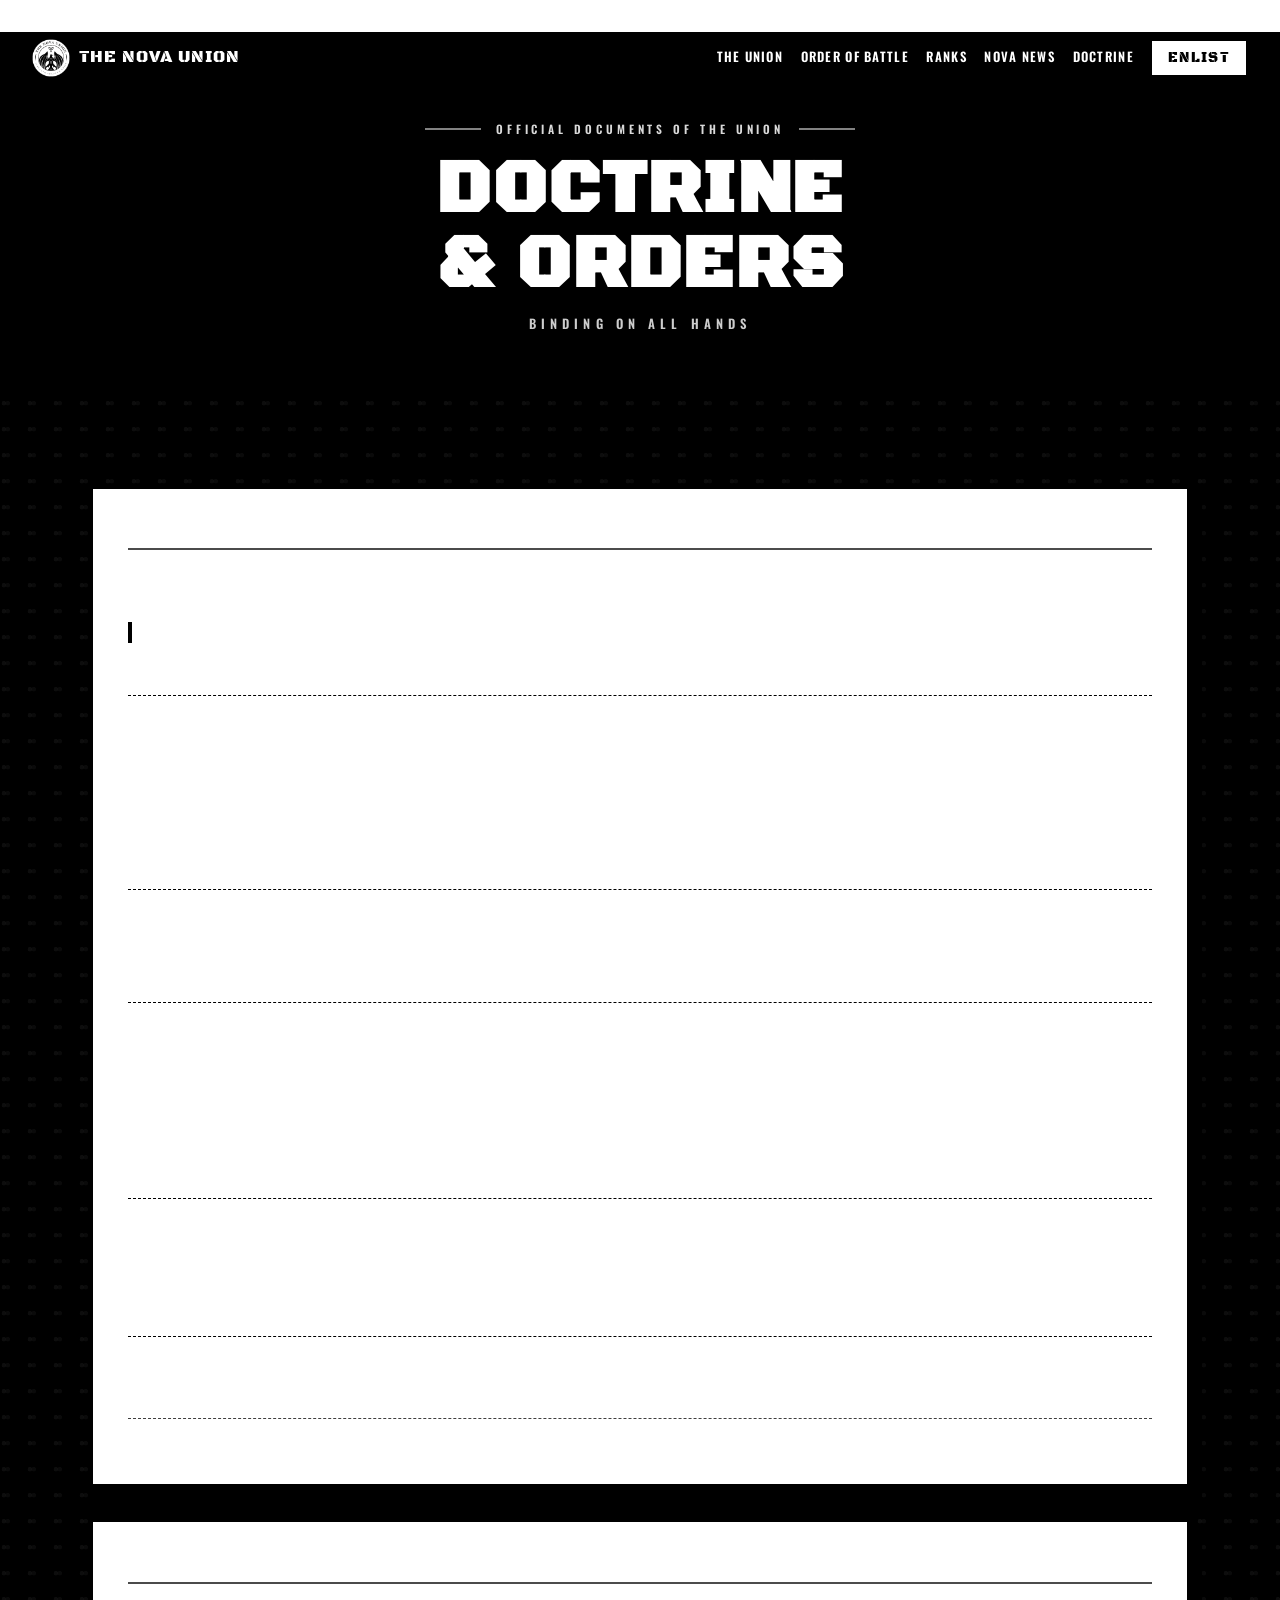
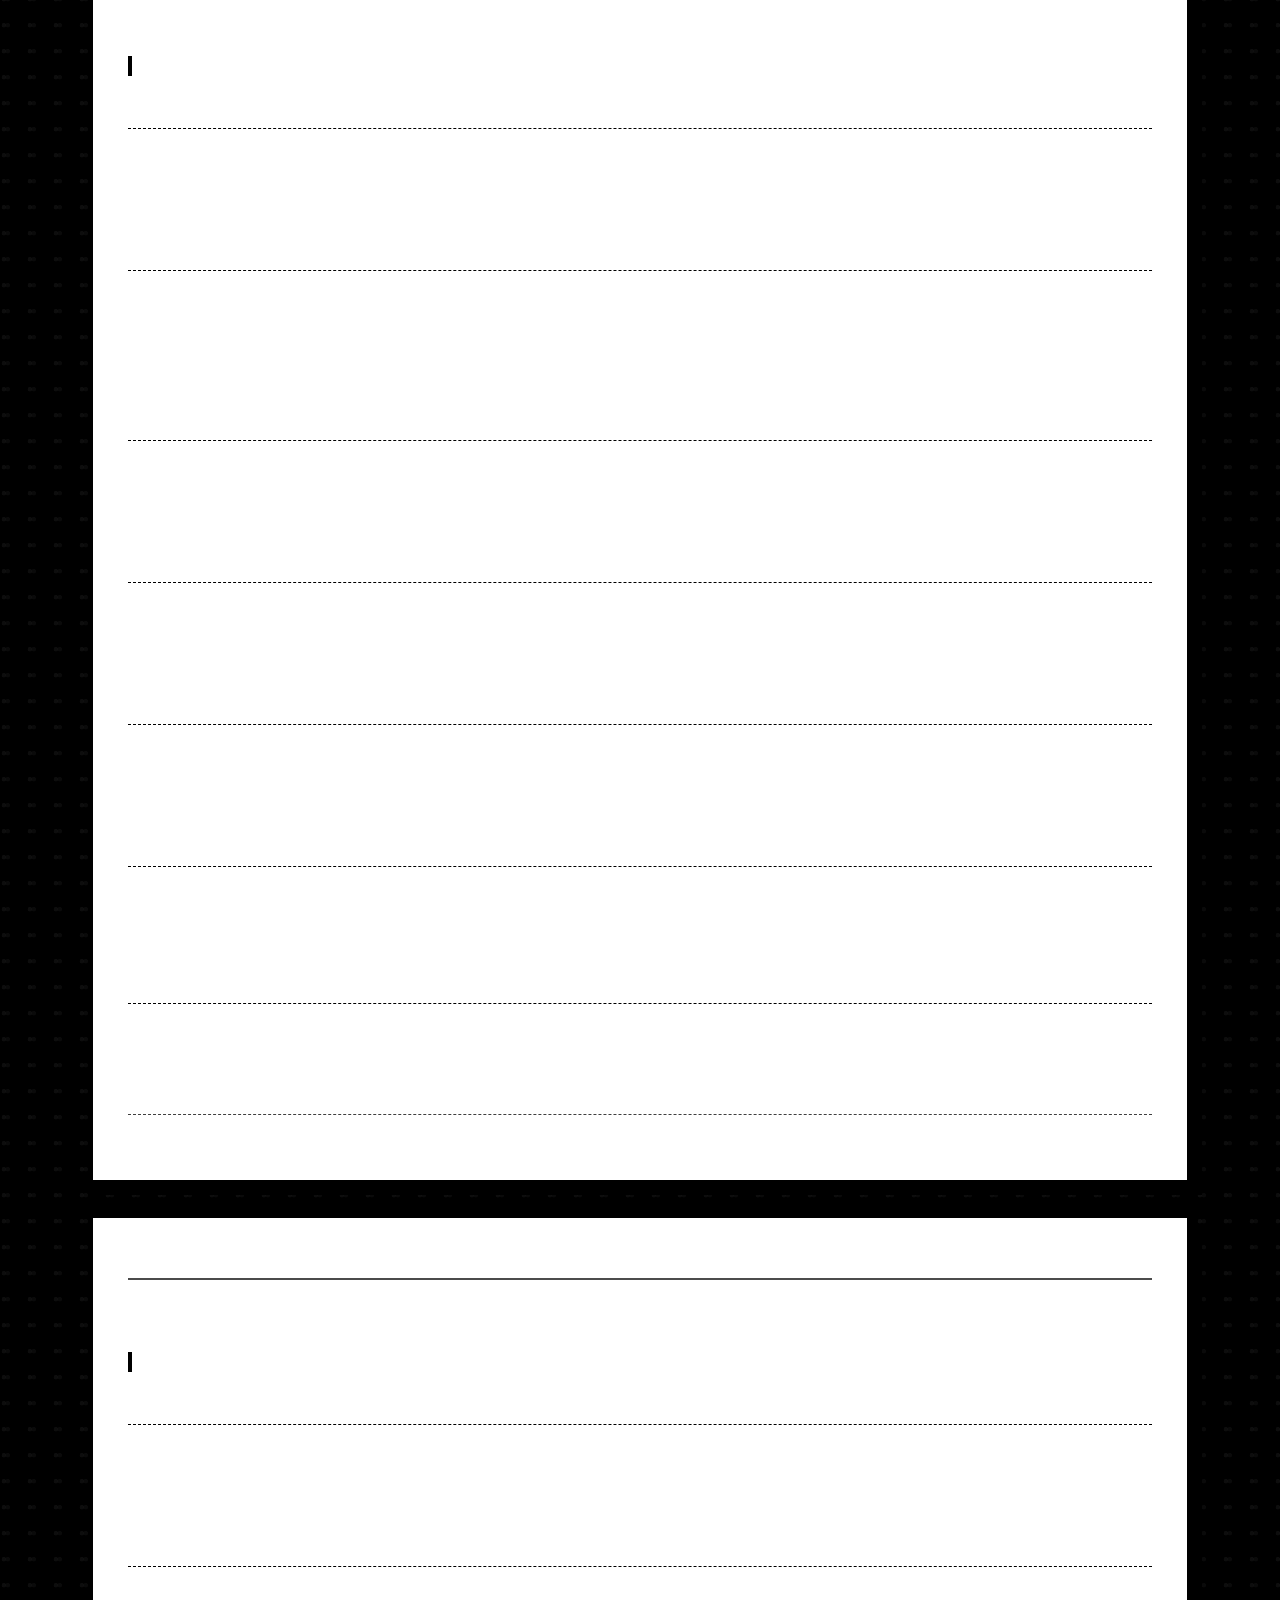
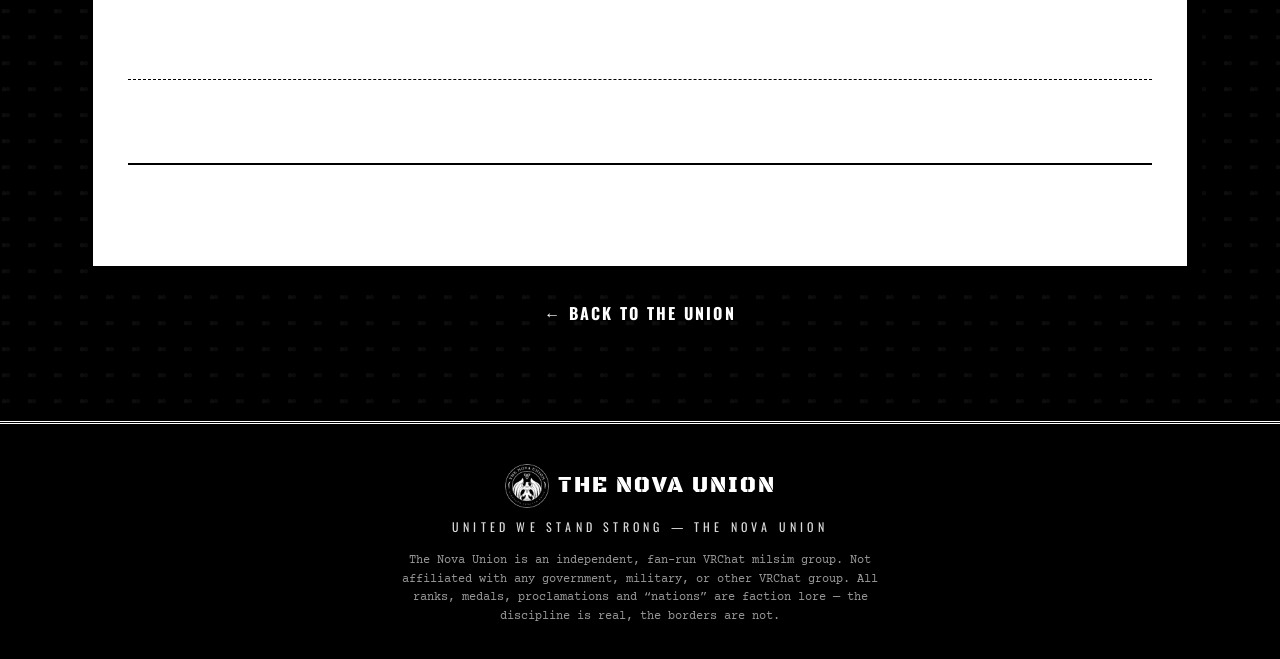
<file: doctrine.html>
<!DOCTYPE html>
<html lang="en">
<head>
<meta charset="UTF-8">
<meta name="viewport" content="width=device-width, initial-scale=1.0">
<meta name="description" content="DOCTRINE & ORDERS — official documents of The Nova Union: the Recruitment Manual, the Legion ACT, and the Vice Chancellor's Promotional Standards. Binding doctrine for all hands.">
<title>Doctrine &amp; Orders — THE NOVA UNION</title>
<link rel="icon" type="image/png" href="assets/favicon.png">
<link rel="preconnect" href="https://fonts.googleapis.com">
<link rel="preconnect" href="https://fonts.gstatic.com" crossorigin>
<link href="https://fonts.googleapis.com/css2?family=Black+Ops+One&family=Courier+Prime:ital,wght@0,400;0,700;1,400&family=Oswald:wght@500;600;700&display=swap" rel="stylesheet">
<link rel="stylesheet" href="css/styles.css">
<link rel="stylesheet" href="css/union-v2.css">
</head>
<body>

<header class="nav" id="top">
  <a class="nav-brand" href="index.html">
    <img class="nav-logo" src="assets/nova-union-seal.png" alt="The Nova Union seal">
    <span class="nav-word">THE NOVA UNION</span>
  </a>
  <nav class="nav-links" aria-label="Site sections">
    <a href="index.html#about">The Union</a>
    <a href="index.html#order-of-battle">Order of Battle</a>
    <a href="index.html#ranks">Ranks</a>
    <a href="index.html#news">Nova News</a>
    <a href="index.html#doctrine">Doctrine</a>
  </nav>
  <a class="nav-cta" href="index.html#enlist">ENLIST</a>
</header>

<main>

<section class="doc-hero">
  <div class="wrap">
    <p class="doc-hero-kicker"><span class="rule"></span>OFFICIAL DOCUMENTS OF THE UNION<span class="rule"></span></p>
    <h1 class="doc-hero-title">DOCTRINE<br>&amp; ORDERS</h1>
    <p class="doc-hero-motto">BINDING ON ALL HANDS</p>
  </div>
</section>

<section class="section white">
  <div class="wrap doctrine-page">

    <article class="doc-article" id="recruitment-manual">
      <p class="doc-article-tag">MANDATORY // THE NOVA BRIGADE</p>
      <h2 class="doc-article-title">THE RECRUITMENT MANUAL</h2>
      <p class="doc-article-status">Official Training Document — status: <strong>MANDATORY FOR ALL RECRUIT TRAINING</strong> — improper use will be punished.</p>

      <h3>The Set Up</h3>
      <ol>
        <li>Get your recruit to the yellow PT lines.</li>
        <li>Get your recruit in the Nova Union and Nova Brigade VRChat groups. Make sure they are representing the Nova Brigade VRChat group.</li>
        <li>Give your recruit the proper status: <strong>“E-1 | Nickname | T.N.B”</strong>.</li>
        <li>Give your recruit the enlisted avatar.</li>
      </ol>

      <h3>The Training Process</h3>
      <ol>
        <li>Teach your recruit the proper faces: left face, right face, about face, center face, and command face.</li>
        <li>Teach your recruit their comms: black comms, red comms, green comms.</li>
      </ol>

      <h3>The Important Parts</h3>
      <p>Make sure your recruit understands the following:</p>
      <ul>
        <li>Follow all orders.</li>
        <li>Represent The Nova Brigade professionally.</li>
        <li>Do not speak over your high command.</li>
        <li>Never falsely claim a rank or position.</li>
      </ul>

      <h3>The Obstacle Course</h3>
      <p>Ask the recruit if they would like to run through the obstacle course. It is completely optional.</p>
      <ul>
        <li>If the answer is <strong>no</strong> — move to the final steps.</li>
        <li>If the answer is <strong>yes</strong> — run through the obstacle course, then move to the final steps.</li>
      </ul>

      <h3>The Final Steps</h3>
      <ol>
        <li>Get your recruit into the Discord and make sure they role-request.</li>
        <li>Give your recruit a post.</li>
      </ol>

      <p class="doc-article-foot">Transcribed from the official Nova Union Recruitment Manual. Discrepancies are settled in favor of the in-person reading.</p>
    </article>

    <article class="doc-article" id="legion-act">
      <p class="doc-article-tag">OFFICIAL // THE NOVA GOVERNMENT</p>
      <h2 class="doc-article-title">THE LEGION ACT</h2>
      <p class="doc-article-status">Official Document of The Nova Government — transcribed from the official signed document.</p>

      <h3>I. DIVISION SIZE &amp; MEMBERSHIP</h3>
      <ul>
        <li>Each Legion is limited to a maximum of 15 members.</li>
        <li>Divisions must maintain active membership and regular participation.</li>
        <li>Inactive divisions may be disbanded and removed from the Nova Union.</li>
      </ul>

      <h3>II. RANKING STRUCTURE</h3>
      <ul>
        <li>Each Legion may have a maximum of 8 ranks.</li>
        <li>Upon joining, members operate exclusively under their Legion rank.</li>
        <li>Nova Brigade military ranks no longer apply while serving in a Legion.</li>
        <li>Promotions must be handled exclusively through the division&rsquo;s leadership.</li>
      </ul>

      <h3>III. UNIFORM REGULATIONS</h3>
      <ul>
        <li>Every Legion must establish an official designated uniform.</li>
        <li>All members, including COs and XOs, must wear the designated uniform while on duty.</li>
        <li>No rank or position is exempt from this requirement.</li>
      </ul>

      <h3>IV. LOYALTY AGREEMENT</h3>
      <ul>
        <li>All members must serve a minimum of 14 days (2 weeks) after joining a Legion.</li>
        <li>Members may not voluntarily leave before completing this period.</li>
        <li>Early departures may result in disciplinary action against the division&rsquo;s leadership.</li>
      </ul>

      <h3>V. ACTIVITY &amp; DISBANDMENT</h3>
      <ul>
        <li>Legions are required to remain active and regularly gather their members.</li>
        <li>Divisions that fail to maintain sufficient activity may be disbanded by the Government.</li>
        <li>Upon disbandment, all members return to their previous Nova Brigade military ranks.</li>
      </ul>

      <h3>VI. COMBAT EVENT AUTHORIZATION</h3>
      <ul>
        <li>Legion combat events must receive authorization from division leadership or the Government.</li>
        <li>Authorization is not required when a Legion combat event takes place alongside an officially hosted Nova Brigade combat event.</li>
      </ul>

      <h3>VII. DIVISIONAL AUTHORITY</h3>
      <ul>
        <li>Legions operate under their own designated leadership and ranking structures.</li>
        <li>Members are subject to their specialized division rank rather than their former Nova Brigade rank.</li>
        <li>No outside military authority may issue promotions to members within a Legion.</li>
      </ul>

      <p class="doc-article-foot">Classification: OFFICIAL — THE NOVA GOVERNMENT.</p>
    </article>

    <article class="doc-article" id="promotional-standards">
      <p class="doc-article-tag">IN EFFECT // THE VICE CHANCELLOR</p>
      <h2 class="doc-article-title">PROMOTIONAL STANDARDS</h2>
      <p class="doc-article-status">Official directive of the Vice Chancellor — status: <strong>IN EFFECT</strong>.</p>

      <h3>Promotional Wait Times</h3>
      <ul>
        <li><strong>Enlisted</strong> can only be promoted once every <strong>TWO days</strong>, and <strong>ONLY</strong> by one of the three Presidents.</li>
        <li><strong>Officers</strong> can only be promoted once every <strong>FIVE days</strong>, and <strong>ONLY</strong> by one of the three Presidents.</li>
        <li><strong>Generals</strong> can only be promoted once every <strong>SEVEN days</strong>, and <strong>ONLY</strong> by one of the three Presidents.</li>
      </ul>

      <h3>Combat Events</h3>
      <ul>
        <li>Each time will have the best by performance promoted — <strong>NOT everyone</strong>.</li>
        <li>You cannot be promoted <strong>EVERY SINGLE COMBAT EVENT</strong> — this exists to make it fair.</li>
      </ul>

      <h3>Demotions</h3>
      <ul>
        <li><strong>Officers and Generals who cannot do their job(s) will be demoted from now on.</strong></li>
        <li>Generals and Senior Officers <strong>MUST</strong> train/enhance new officers to be productive, or they will be demoted.</li>
      </ul>

      <p class="doc-article-sign">Forever Loyal, Forever Nova<br>— Your Vice Chancellor, ƇΉΙΡ༒ƝØVÄ</p>
    </article>

    <p class="doc-back"><a href="index.html#doctrine">← Back to the Union</a></p>
  </div>
</section>

</main>

<footer class="footer">
  <div class="foot-inner">
    <div class="foot-brand">
      <img class="foot-logo" src="assets/nova-union-seal.png" alt="The Nova Union seal">
      <span>THE NOVA UNION</span>
    </div>
    <p class="foot-motto">UNITED WE STAND STRONG — THE NOVA UNION</p>
    <p class="foot-legal">The Nova Union is an independent, fan-run VRChat milsim group. Not affiliated with any government, military, or other VRChat group. All ranks, medals, proclamations and &ldquo;nations&rdquo; are faction lore — the discipline is real, the borders are not.</p>
  </div>
</footer>

</body>
</html>
</file>
<file: css/styles.css>
/* ============================================================
   NOVA UNION — black & white propaganda print stylesheet
   ============================================================ */

:root {
  --ink: #000000;
  --ink-soft: #1c1c1c;
  --paper: #ffffff;
  --paper-dim: #e9e9e6;
  --grey: #5c5c5c;
  --grey-light: #a8a8a4;
  --display: 'Black Ops One', Impact, Haettenschweiler, 'Arial Black', sans-serif;
  --stencil: 'Oswald', 'Arial Narrow', Impact, sans-serif;
  --body: 'Courier Prime', 'Courier New', monospace;
}

* { margin: 0; padding: 0; box-sizing: border-box; }

html { scroll-behavior: smooth; }

body {
  background: var(--paper);
  color: var(--ink);
  font-family: var(--body);
  font-size: 16px;
  line-height: 1.55;
  -webkit-font-smoothing: antialiased;
}

::selection { background: var(--ink); color: var(--paper); }
:focus-visible { outline: 3px dashed var(--ink); outline-offset: 3px; }
.black :focus-visible { outline-color: var(--paper); }

.wrap { max-width: 1180px; margin: 0 auto; padding: 0 clamp(1rem, 4vw, 2.5rem); }

/* ============ TICKER ============ */
.ticker {
  display: flex; align-items: stretch;
  background: var(--ink); color: var(--paper);
  border-bottom: 3px double var(--paper);
  font-family: var(--stencil); font-weight: 600;
  font-size: .78rem; letter-spacing: .12em; text-transform: uppercase;
  position: sticky; top: 0; z-index: 60;
}
.ticker-label {
  display: flex; align-items: center;
  background: var(--paper); color: var(--ink);
  padding: .35rem .9rem; font-size: .72rem; letter-spacing: .2em;
  border-right: 3px solid var(--paper);
  white-space: nowrap;
}
.ticker-viewport { overflow: hidden; display: flex; align-items: center; flex: 1; }
.ticker-track {
  display: inline-block; white-space: nowrap; padding-left: 100%;
  animation: ticker-scroll 45s linear infinite;
}
@keyframes ticker-scroll {
  from { transform: translateX(0); }
  to   { transform: translateX(-100%); }
}

/* ============ NAV ============ */
.nav {
  position: sticky; top: 32px; z-index: 55;
  display: flex; align-items: center; gap: 1rem;
  background: var(--paper);
  border-bottom: 4px solid var(--ink);
  padding: .45rem clamp(1rem, 3vw, 2rem);
}
.nav-brand { display: flex; align-items: center; gap: .55rem; text-decoration: none; color: var(--ink); }
.nav-logo { width: 38px; height: 38px; color: var(--ink); }
.nav-word { font-family: var(--display); font-size: 1.05rem; letter-spacing: .06em; }
.nav-links {
  display: flex; gap: 1.1rem; overflow-x: auto; scrollbar-width: none;
  margin-left: auto; white-space: nowrap;
}
.nav-links::-webkit-scrollbar { display: none; }
.nav-links a {
  color: var(--ink); text-decoration: none; font-family: var(--stencil);
  font-weight: 600; font-size: .8rem; letter-spacing: .1em; text-transform: uppercase;
  border-bottom: 2px solid transparent; padding: .2rem 0;
}
.nav-links a:hover { border-bottom-color: var(--ink); }
.nav-cta {
  font-family: var(--display); text-decoration: none;
  background: var(--ink); color: var(--paper);
  padding: .45rem 1rem .35rem; letter-spacing: .1em; font-size: .85rem;
  border: 2px solid var(--ink); transition: all .15s;
}
.nav-cta:hover { background: var(--paper); color: var(--ink); }

/* ============ BUTTONS ============ */
.btn {
  display: inline-block; font-family: var(--display); text-decoration: none;
  letter-spacing: .08em; font-size: .95rem; text-align: center;
  padding: .8rem 1.6rem .7rem; border: 3px solid var(--paper); color: var(--paper);
  transition: all .15s; text-transform: uppercase;
}
.btn-solid { background: var(--paper); color: var(--ink); border-color: var(--paper); }
.btn-solid:hover { background: transparent; color: var(--paper); }
.btn-ghost { background: transparent; color: var(--paper); }
.btn-ghost:hover { background: var(--paper); color: var(--ink); }
.btn.dark { border-color: var(--ink); color: var(--ink); background: transparent; }
.btn.dark:hover { background: var(--ink); color: var(--paper); }

/* ============ SECTIONS COMMON ============ */
.section { padding: clamp(3rem, 7vw, 5.5rem) 0; border-bottom: 4px solid var(--ink); position: relative; }
.section.white { background: var(--paper); color: var(--ink); }
.section.black {
  background:
    radial-gradient(circle at 15% 20%, rgba(255,255,255,.05) 0 2px, transparent 2.5px) 0 0 / 26px 26px,
    radial-gradient(circle at 80% 70%, rgba(255,255,255,.04) 0 2px, transparent 2.5px) 13px 13px / 26px 26px,
    var(--ink);
  color: var(--paper);
}

.section-head { margin-bottom: clamp(1.5rem, 4vw, 3rem); border-bottom: 3px solid currentColor; padding-bottom: 1.2rem; }
.section-tag {
  display: inline-block; font-family: var(--stencil); font-weight: 700;
  font-size: .72rem; letter-spacing: .3em; text-transform: uppercase;
  background: var(--ink); color: var(--paper); padding: .25rem .7rem; margin-bottom: .8rem;
}
.section-tag.light { background: var(--paper); color: var(--ink); }
.section-title {
  font-family: var(--display); font-size: clamp(2rem, 6vw, 3.4rem);
  line-height: 1.05; letter-spacing: .02em; text-transform: uppercase;
}
.section-title .tick { animation: blink 1.1s steps(1) infinite; }
@keyframes blink { 50% { opacity: 0; } }
.section-lede { font-size: 1.02rem; max-width: 62ch; margin-top: .6rem; opacity: .92; }
.section-lede a, .about-card a, .honors-copy a { color: inherit; text-underline-offset: 3px; }

/* halftone corner star watermark for white sections */
.section.white .section-head { position: relative; }

/* ============ HERO ============ */
.hero {
  background:
    radial-gradient(circle at 50% 0%, rgba(255,255,255,.10), transparent 55%),
    var(--ink);
  color: var(--paper);
  min-height: min(92vh, 980px);
  display: flex; align-items: center; justify-content: center;
  text-align: center; position: relative; overflow: hidden;
  border-bottom: 4px solid var(--ink);
}
.hero-inner { position: relative; z-index: 1; padding: 4rem 1.5rem 6rem; }
.hero-kicker {
  font-family: var(--stencil); font-weight: 600; letter-spacing: .35em;
  font-size: clamp(.6rem, 1.6vw, .8rem); text-transform: uppercase;
  display: flex; align-items: center; gap: 1rem; justify-content: center; opacity: .9;
}
.hero-kicker .rule { display: inline-block; width: clamp(2rem, 8vw, 5rem); height: 2px; background: var(--paper); }
.hero-title {
  font-family: var(--display); font-size: clamp(4.2rem, 17vw, 11rem);
  line-height: .92; margin: 1rem 0 .5rem; letter-spacing: .01em;
  text-shadow: 6px 6px 0 rgba(255,255,255,.08);
}
.hero-star { width: clamp(70px, 14vw, 130px); margin: .25rem auto .75rem; }
.hero-star svg { width: 100%; color: var(--paper); filter: drop-shadow(0 0 18px rgba(255,255,255,.25)); }
.hero-motto {
  font-family: var(--stencil); font-weight: 600; letter-spacing: .28em;
  font-size: clamp(.75rem, 2.4vw, 1.05rem); text-transform: uppercase;
  border-top: 2px solid var(--paper); border-bottom: 2px solid var(--paper);
  display: inline-block; padding: .45rem 1rem;
}
.hero-sub { max-width: 60ch; margin: 1.4rem auto 0; font-size: 1rem; opacity: .85; }
.hero-ctas { display: flex; gap: 1rem; justify-content: center; flex-wrap: wrap; margin-top: 2rem; }
.hero-fade {
  position: absolute; inset: auto 0 0 0; height: 80px;
  background: linear-gradient(transparent, rgba(0,0,0,.85));
}

/* ============ ABOUT ============ */
.about-grid { display: grid; grid-template-columns: repeat(3, 1fr); gap: 1.25rem; }
.about-card {
  border: 3px solid var(--ink); padding: 1.4rem 1.4rem 1.2rem;
  background: var(--paper); box-shadow: 8px 8px 0 var(--ink);
}
.about-card h3 {
  font-family: var(--stencil); font-weight: 700; letter-spacing: .12em;
  font-size: .95rem; text-transform: uppercase; border-bottom: 2px solid var(--ink);
  padding-bottom: .5rem; margin-bottom: .7rem;
}
.about-num { font-family: var(--display); margin-right: .6rem; font-size: 1.1rem; }
.about-card p { font-size: .95rem; margin-bottom: .6rem; }
.about-list { list-style: none; }
.about-list li { font-size: .93rem; padding-left: 1.1rem; position: relative; margin-bottom: .5rem; }
.about-list li::before { content: "›"; position: absolute; left: 0; top: 0; }

/* enlist steps */
.enlist {
  margin-top: 2.5rem; border: 3px double var(--ink); padding: 1.5rem;
  background:
    repeating-linear-gradient(-45deg, transparent 0 18px, rgba(0,0,0,.035) 18px 20px),
    var(--paper-dim);
}
.enlist-head { display: flex; justify-content: space-between; align-items: baseline; gap: 1rem; flex-wrap: wrap; border-bottom: 2px solid var(--ink); padding-bottom: .5rem; margin-bottom: 1rem; }
.enlist-head h3 { font-family: var(--display); font-size: 1.6rem; letter-spacing: .05em; }
.enlist-note { font-family: var(--stencil); font-size: .75rem; letter-spacing: .18em; font-weight: 600; }
.enlist-steps { list-style: none; display: grid; grid-template-columns: repeat(4, 1fr); gap: 1rem; }
.enlist-steps li { display: flex; gap: .7rem; font-size: .9rem; }
.step-num {
  font-family: var(--display); font-size: 1.6rem; line-height: 1;
  color: var(--paper); background: var(--ink); min-width: 2.4rem; height: 2.4rem;
  display: flex; align-items: center; justify-content: center; border-radius: 50%;
}

/* stat bar */
.stat-bar {
  display: grid; grid-template-columns: repeat(4, 1fr);
  border: 3px solid var(--ink); margin-top: 2rem;
}
.stat-cell { padding: 1.1rem .8rem; text-align: center; border-right: 2px solid var(--ink); background: var(--ink); color: var(--paper); }
.stat-cell:last-child { border-right: 0; }
.stat-num { font-family: var(--display); font-size: clamp(1.6rem, 4vw, 2.4rem); display: block; }
.stat-label { font-family: var(--stencil); font-size: .68rem; letter-spacing: .22em; text-transform: uppercase; opacity: .85; }

/* ============ DIVISIONS ============ */
.division-grid { display: grid; grid-template-columns: repeat(3, 1fr); gap: 1.5rem; }
.division-card {
  border: 2px solid var(--paper); background: #161616;
  display: flex; flex-direction: column; transition: transform .18s, box-shadow .18s;
}
.division-card:hover { transform: translateY(-6px); box-shadow: 0 0 0 2px var(--paper), 0 18px 40px rgba(0,0,0,.6); }
.division-banner { border-bottom: 2px solid var(--paper); }
.division-banner svg { display: block; width: 100%; height: auto; }
.division-body { padding: 1.1rem 1.1rem 1.2rem; display: flex; flex-direction: column; gap: .55rem; flex: 1; }
.division-name { font-family: var(--display); font-size: 1.15rem; letter-spacing: .04em; line-height: 1.2; }
.division-motto { font-family: var(--stencil); font-size: .68rem; letter-spacing: .25em; text-transform: uppercase; opacity: .75; }
.division-line { font-size: .88rem; opacity: .92; }
.division-line strong { font-family: var(--stencil); letter-spacing: .08em; font-size: .72rem; text-transform: uppercase; display: block; opacity: .7; }
.dossier-btn {
  margin-top: auto; cursor: pointer; text-align: left;
  font-family: var(--display); background: transparent; color: var(--paper);
  border: 2px solid var(--paper); padding: .6rem .8rem .5rem; letter-spacing: .1em; font-size: .78rem;
  transition: all .15s;
}
.dossier-btn:hover { background: var(--paper); color: var(--ink); }

/* ============ RANKS TABLE ============ */
.rank-table-wrap { overflow-x: auto; border: 3px solid var(--ink); }
.rank-table { width: 100%; border-collapse: collapse; font-size: .92rem; background: var(--paper); }
.rank-table th {
  font-family: var(--stencil); letter-spacing: .2em; font-size: .72rem; text-transform: uppercase;
  background: var(--ink); color: var(--paper); text-align: left; padding: .7rem 1rem;
}
.rank-table td { border-bottom: 1px solid #c9c9c6; padding: .5rem 1rem; vertical-align: middle; }
.rank-table tr:nth-child(even) td { background: #e9e9e6; }
.rank-insignia { width: 60px; }
.rank-insignia svg { width: 56px; height: 40px; display: block; }
.rank-name { font-family: var(--stencil); font-weight: 600; letter-spacing: .06em; }
.rank-foot { margin-top: .9rem; font-size: .85rem; font-style: italic; opacity: .8; }

/* ============ NATIONAL HONORS ============ */
.honors-brief { display: grid; grid-template-columns: 300px 1fr; gap: 2rem; align-items: center; margin-bottom: 2.5rem; }
.honors-seal { text-align: center; }
.honors-seal svg { width: 180px; height: 180px; color: var(--paper); margin: 0 auto; }
.honors-seal-text { font-family: var(--display); font-size: 1rem; letter-spacing: .2em; margin-top: .6rem; line-height: 1.35; }
.honors-copy p { margin-bottom: .7rem; font-size: .97rem; }
.honors-cta-line { border-left: 4px solid var(--paper); padding-left: .8rem; }

.honors-roll-title { font-family: var(--display); letter-spacing: .12em; text-align: center; font-size: clamp(1rem, 3vw, 1.4rem); margin: 0 0 1.2rem; }
.honors-grid { display: grid; grid-template-columns: repeat(5, 1fr); gap: 1rem; }
.honoree {
  border: 2px solid var(--paper); padding: .8rem .6rem 1rem; text-align: center;
  background: #161616; position: relative;
}
.honoree::before, .honoree::after {
  content: ""; position: absolute; top: .6rem; width: .38rem; height: .38rem;
  background: var(--paper); transform: rotate(45deg); opacity: .65;
}
.honoree::before { left: .4rem; } .honoree::after { right: .4rem; }
.honoree-medal { width: 54px; margin: 0 auto .5rem; }
.honoree-medal svg { width: 100%; }
.honoree-name { font-family: var(--stencil); font-weight: 700; letter-spacing: .1em; font-size: .85rem; }
.honoree-rank { font-size: .7rem; opacity: .65; text-transform: uppercase; letter-spacing: .1em; margin-bottom: .4rem; }
.honoree-citation { font-size: .74rem; line-height: 1.4; opacity: .85; font-style: italic; }

/* ============ NOVA NEWS ============ */
.news-grid { display: grid; grid-template-columns: repeat(2, 1fr); gap: 1.25rem; }
.news-card {
  text-align: left; cursor: pointer; border: 3px solid var(--ink); background: var(--paper);
  padding: 0; display: flex; flex-direction: column; transition: transform .15s, box-shadow .15s;
  font-family: var(--body);
}
.news-card:hover { transform: translate(-3px,-3px); box-shadow: 6px 6px 0 var(--ink); }
.news-cat {
  font-family: var(--stencil); font-weight: 700; letter-spacing: .3em; font-size: .65rem;
  text-transform: uppercase; background: var(--ink); color: var(--paper); padding: .35rem .8rem;
  display: flex; justify-content: space-between;
}
.news-body { padding: .9rem 1rem 1rem; }
.news-headline { font-family: var(--stencil); font-weight: 600; font-size: 1.15rem; line-height: 1.25; text-transform: uppercase; letter-spacing: .03em; }
.news-dek { font-size: .88rem; margin-top: .4rem; opacity: .85; }
.news-date { font-size: .72rem; margin-top: .6rem; letter-spacing: .15em; text-transform: uppercase; opacity: .6; }

/* ============ NOTICE BOARD ============ */
.notice-board { padding: 1.5rem 0; }
.notice-title { font-family: var(--display); font-size: 1.3rem; letter-spacing: .06em; margin-bottom: .7rem; }
.notice-list { list-style: none; }
.notice-list li {
  display: flex; gap: 1rem; align-items: baseline; flex-wrap: wrap;
  padding: .5rem .8rem; border: 2px solid var(--ink); margin-bottom: .5rem; background: var(--paper);
}
.notice-date { font-family: var(--stencil); font-weight: 700; font-size: .72rem; letter-spacing: .12em; background: var(--ink); color: var(--paper); padding: .15rem .5rem; white-space: nowrap; }

/* ============ CONNECT / FIND US + SOCIALS ============ */
.connect-grid { display: grid; grid-template-columns: 1fr 1fr; gap: 2rem; }
.connect h3 { font-family: var(--display); font-size: 1.35rem; letter-spacing: .06em; border-bottom: 3px solid var(--ink); padding-bottom: .4rem; margin-bottom: 1rem; }
.find-list { list-style: none; margin-bottom: 1.2rem; }
.find-list li { display: grid; grid-template-columns: 165px 1fr; gap: .8rem; padding: .5rem 0; border-bottom: 1px dashed var(--grey-light); font-size: .92rem; }
.find-key { font-family: var(--stencil); font-weight: 700; font-size: .7rem; letter-spacing: .15em; text-transform: uppercase; padding-top: .15rem; }

.social-grid { display: grid; grid-template-columns: repeat(2, 1fr); gap: .8rem; }
.social-card {
  display: flex; align-items: center; gap: .8rem; text-decoration: none; color: var(--ink);
  border: 2px solid var(--ink); padding: .7rem .8rem; transition: all .15s; background: var(--paper);
}
.social-card:hover { background: var(--ink); color: var(--paper); }
.social-card:hover .social-glyph { background: var(--paper); color: var(--ink); }
.social-glyph {
  font-family: var(--display); font-size: 1.05rem; width: 44px; height: 44px; flex: 0 0 44px;
  display: flex; align-items: center; justify-content: center;
  background: var(--ink); color: var(--paper); border-radius: 4px;
}
.social-name { font-family: var(--stencil); font-weight: 700; letter-spacing: .08em; font-size: .85rem; text-transform: uppercase; }
.social-handle { font-size: .74rem; opacity: .75; word-break: break-all; }
.social-note { margin-top: .9rem; font-size: .85rem; font-style: italic; opacity: .85; }

/* ============ FORUMS ============ */
.forum-grid { display: grid; grid-template-columns: 1fr 1fr; gap: 1.5rem; }
.forum-card {
  display: block; text-decoration: none; color: var(--paper);
  border: 2px solid var(--paper); padding: 1.6rem 1.5rem 1.3rem; background: #161616;
  transition: all .15s; text-align: left;
}
.forum-card:hover { background: var(--paper); color: var(--ink); }
.forum-icon {
  display: inline-flex; align-items: center; justify-content: center;
  font-family: var(--display); font-size: .85rem; letter-spacing: .08em;
  border: 2px solid currentColor; padding: .35rem .7rem .25rem; margin-bottom: .8rem;
}
.forum-card h3 { font-family: var(--display); font-size: 1.5rem; letter-spacing: .04em; margin-bottom: .5rem; }
.forum-card p { font-size: .92rem; opacity: .9; }
.forum-go { display: inline-block; margin-top: .9rem; font-family: var(--stencil); font-weight: 700; letter-spacing: .2em; font-size: .75rem; border-bottom: 2px solid currentColor; padding-bottom: .15rem; }
.forum-foot { margin-top: 1.1rem; font-size: .8rem; font-style: italic; opacity: .7; text-align: center; }

/* ============ FOOTER ============ */
.footer { background: var(--ink); color: var(--paper); padding: 2.5rem 0 2rem; text-align: center; border-top: 3px double var(--paper); }
.foot-inner { max-width: 900px; margin: 0 auto; padding: 0 1.5rem; }
.foot-brand { display: flex; align-items: center; justify-content: center; gap: .6rem; font-family: var(--display); font-size: 1.4rem; letter-spacing: .08em; }
.foot-logo { width: 44px; height: 44px; color: var(--paper); }
.foot-motto { font-family: var(--stencil); letter-spacing: .35em; font-size: .75rem; margin: .6rem 0 1rem; text-transform: uppercase; opacity: .85; }
.foot-links { display: flex; gap: 1.2rem; justify-content: center; flex-wrap: wrap; margin-bottom: 1.1rem; }
.foot-links a { color: var(--paper); text-decoration: none; font-family: var(--stencil); font-size: .78rem; letter-spacing: .1em; text-transform: uppercase; opacity: .85; }
.foot-links a:hover { opacity: 1; text-decoration: underline; text-underline-offset: 4px; }
.foot-legal { font-size: .75rem; opacity: .6; max-width: 70ch; margin: 0 auto; }

/* ============ MODALS ============ */
.modal { position: fixed; inset: 0; z-index: 100; display: flex; align-items: center; justify-content: center; padding: 1.5rem; }
.modal[hidden] { display: none; }
.modal-backdrop { position: absolute; inset: 0; background: rgba(0,0,0,.78); }
.modal-panel {
  position: relative; background: var(--paper); color: var(--ink);
  max-width: 880px; width: 100%; max-height: 88vh; overflow-y: auto;
  border: 4px solid var(--ink); box-shadow: 12px 12px 0 #000;
  padding: 1.5rem 1.5rem 1.8rem;
}
.modal-close {
  position: absolute; top: .5rem; right: .5rem; width: 40px; height: 40px;
  background: var(--ink); color: var(--paper); border: 0; font-size: 1.1rem; cursor: pointer;
}
.modal-close:hover { background: #333; }
.news-panel { max-width: 700px; font-family: var(--body); }

/* dossier internals */
.dossier-banner { border: 3px solid var(--ink); margin-bottom: 1rem; }
.dossier-banner svg { display: block; width: 100%; height: auto; }
.dossier-title { font-family: var(--display); font-size: 1.5rem; line-height: 1.15; }
.dossier-motto { font-family: var(--stencil); letter-spacing: .25em; font-size: .7rem; text-transform: uppercase; opacity: .7; margin: .25rem 0 .8rem; }
.dossier-cols { display: grid; grid-template-columns: 1fr 1fr; gap: 1.2rem; }
.dossier-block { border: 2px solid var(--ink); padding: .8rem .9rem; margin-bottom: .9rem; }
.dossier-block h4 { font-family: var(--stencil); letter-spacing: .18em; font-size: .72rem; text-transform: uppercase; border-bottom: 2px solid var(--ink); padding-bottom: .3rem; margin-bottom: .5rem; }
.dossier-block p, .dossier-block li { font-size: .88rem; }
.dossier-block ul { list-style: none; }
.dossier-block li { padding-left: 1rem; position: relative; margin-bottom: .25rem; }
.dossier-block li::before { content: "▸"; position: absolute; left: 0; }
.div-rank-list { list-style: none; counter-reset: divrank; }
.div-rank-list li {
  counter-increment: divrank; display: flex; gap: .6rem; align-items: baseline;
  border-bottom: 1px dotted #c9c9c6; padding: .18rem 0; font-size: .84rem;
}
.div-rank-list li::before { content: counter(divrank) "."; font-family: var(--stencil); font-weight: 700; opacity: .6; min-width: 1.4rem; }
.doc-link {
  display: inline-flex; gap: .5rem; align-items: center; text-decoration: none;
  border: 2px solid var(--ink); padding: .35rem .6rem; margin: 0 .4rem .4rem 0;
  font-family: var(--stencil); font-size: .75rem; font-weight: 600; letter-spacing: .06em; color: var(--ink);
}
.doc-link:hover { background: var(--ink); color: var(--paper); }

/* news reader */
.news-modal-cat { font-family: var(--stencil); font-weight: 700; letter-spacing: .3em; font-size: .68rem; text-transform: uppercase; opacity: .7; }
.news-modal-title { font-family: var(--display); font-size: 1.7rem; line-height: 1.2; margin: .3rem 0 .8rem; text-transform: uppercase; }
.news-modal-body p { margin-bottom: .7rem; font-size: .95rem; }
.news-modal-sign { margin-top: 1rem; font-family: var(--stencil); letter-spacing: .15em; font-size: .75rem; text-transform: uppercase; border-top: 2px solid var(--ink); padding-top: .6rem; }

/* ============ RESPONSIVE ============ */
@media (max-width: 1024px) {
  .division-grid { grid-template-columns: repeat(2, 1fr); }
  .honors-grid { grid-template-columns: repeat(2, 1fr); }
  .enlist-steps { grid-template-columns: repeat(2, 1fr); }
}
@media (max-width: 860px) {
  .nav-word { display: none; }
  .about-grid { grid-template-columns: 1fr; }
  .stat-bar { grid-template-columns: repeat(2, 1fr); }
  .stat-cell { border-bottom: 2px solid var(--paper); }
  .honors-brief { grid-template-columns: 1fr; text-align: center; }
  .honors-cta-line { text-align: left; }
  .news-grid { grid-template-columns: 1fr; }
  .connect-grid { grid-template-columns: 1fr; }
  .forum-grid { grid-template-columns: 1fr; }
  .dossier-cols { grid-template-columns: 1fr; }
  .find-list li { grid-template-columns: 1fr; gap: 0; }
}
@media (max-width: 560px) {
  .division-grid { grid-template-columns: 1fr; }
  .honors-grid { grid-template-columns: 1fr; }
  .enlist-steps { grid-template-columns: 1fr; }
  .social-grid { grid-template-columns: 1fr; }
  .ticker { position: static; }
  .nav { top: 0; flex-wrap: wrap; }
}

@media (prefers-reduced-motion: reduce) {
  html { scroll-behavior: auto; }
  .ticker-track { animation: none; padding-left: 0; white-space: normal; }
  .section-title .tick { animation: none; }
}
</file>
<file: css/union-v2.css>
/* ============================================================
   NOVA UNION — union-v2.css : real-content sections
   (org tree, seals, presidency, medals, discord fronts)
   ============================================================ */

/* hero master seal */
.hero-seal { margin: 0 auto 1rem; width: 150px; }
.hero-seal svg { width: 100%; height: auto; filter: drop-shadow(0 0 24px rgba(255,255,255,.28)); }

/* charter lead */
.charter-lead {
  font-size: 1.12rem; max-width: 75ch; line-height: 1.7;
  border-left: 6px solid var(--ink); padding-left: 1.1rem; margin-bottom: 1.6rem;
}

/* presidency slate */
.presidency {
  display: grid; grid-template-columns: 1fr auto 1fr; gap: 1.5rem; align-items: stretch;
  border: 3px solid var(--ink); background: var(--ink); color: var(--paper);
  padding: 1.4rem; margin-bottom: 2rem; box-shadow: 10px 10px 0 #000;
}
.slate-col { display: flex; flex-direction: column; gap: .6rem; }
.slate-title { font-family: var(--stencil); font-weight: 700; font-size: .72rem; letter-spacing: .28em; text-transform: uppercase; opacity: .75; border-bottom: 2px solid var(--paper); padding-bottom: .4rem; margin-bottom: .2rem; }
.slate-name { display: flex; align-items: center; gap: .6rem; font-family: var(--display); font-size: clamp(.95rem, 2.4vw, 1.3rem); letter-spacing: .04em; border: 2px solid var(--paper); padding: .55rem .7rem .4rem; }
.slate-name.vp { border-style: double; }
.slate-tick { width: .55rem; height: .55rem; background: var(--paper); transform: rotate(45deg); flex: 0 0 auto; }
.slate-role { margin-left: auto; font-family: var(--stencil); font-size: .62rem; letter-spacing: .2em; opacity: .7; text-transform: uppercase; }
.slate-divider { width: 3px; background: repeating-linear-gradient(0deg, var(--paper) 0 8px, transparent 8px 16px); }

/* enlist foot */
.enlist-foot { margin-top: .9rem; font-size: .82rem; border-top: 1px dashed var(--ink); padding-top: .6rem; }
.enlist-foot a { color: var(--ink); text-underline-offset: 3px; }

/* ---------- ORG TREE ---------- */
.org-tree { text-align: center; margin-bottom: 2.5rem; }
.org-root { display: inline-flex; flex-direction: column; align-items: center; gap: .3rem; border: 2px solid var(--paper); padding: 1.2rem 2rem 1rem; background: #161616; }
.org-seal { line-height: 0; }
.org-root-name { font-family: var(--display); font-size: 1.35rem; letter-spacing: .05em; }
.org-root-motto { font-family: var(--stencil); font-size: .62rem; letter-spacing: .28em; text-transform: uppercase; opacity: .7; }
.org-branches { display: grid; grid-template-columns: repeat(3, 1fr); gap: .5rem; margin-top: 1.4rem; position: relative; }
.org-branch { border: 2px solid var(--paper); background: #161616; padding: .8rem; text-align: left; }
.org-branch-head { font-family: var(--display); font-size: .95rem; letter-spacing: .05em; border-bottom: 2px solid var(--paper); padding-bottom: .4rem; margin-bottom: .5rem; }
.org-branch-blurb { display: block; font-family: var(--body); font-size: .68rem; letter-spacing: .04em; opacity: .65; margin-top: .25rem; }
.org-children { list-style: none; }
.org-child {
  display: block; width: 100%; text-align: left; background: transparent; color: var(--paper);
  border: 1px solid rgba(242,242,242,.35); border-left: 4px solid var(--paper);
  font-family: var(--stencil); font-weight: 600; font-size: .8rem; letter-spacing: .06em; text-transform: uppercase;
  padding: .45rem .6rem; margin-bottom: .35rem; cursor: pointer; transition: all .12s;
}
.org-child:hover { background: var(--paper); color: var(--ink); }

/* ---------- FACTION GROUPS ---------- */
.faction-group { margin-bottom: 2rem; }
.faction-branch {
  font-family: var(--display); font-size: 1.15rem; letter-spacing: .05em;
  border-bottom: 2px solid var(--paper); padding-bottom: .35rem; margin-bottom: 1rem;
}
.faction-branch-blurb { display: inline-block; font-family: var(--body); font-size: .75rem; font-weight: 400; letter-spacing: 0; text-transform: none; opacity: .7; margin-left: .8rem; }
.seal-banner {
  display: flex; justify-content: center; align-items: center;
  padding: 1.2rem .5rem 1rem; min-height: 195px; background: #161616;
  border-bottom: 2px solid var(--paper);
}
.seal-banner svg { width: 150px; height: auto; }
.faction-emblem { width: 150px; height: 150px; object-fit: cover; border-radius: 50%; border: 3px solid var(--paper); }

/* ---------- DOSSIER (updated layout) ---------- */
.dossier-top { display: grid; grid-template-columns: auto 1fr; gap: 1.4rem; align-items: center; margin-bottom: 1rem; border-bottom: 3px double var(--ink); padding-bottom: 1rem; }
.dossier-branch { font-family: var(--stencil); font-weight: 700; font-size: .68rem; letter-spacing: .3em; text-transform: uppercase; opacity: .65; }
.dossier-seal svg { width: 170px; height: auto; }
.dossier-emblem { width: 170px; height: 170px; object-fit: cover; border-radius: 50%; border: 3px solid var(--ink); }
.dossier-discord { display: inline-block; margin-top: .6rem; }

/* ---------- RANKS (official groups) ---------- */
.rank-groups { display: grid; grid-template-columns: repeat(2, 1fr); gap: 1.25rem; margin-bottom: 2rem; }
.rank-group { border: 3px solid var(--ink); background: var(--paper); box-shadow: 8px 8px 0 var(--ink); }
.rank-group-head { display: flex; align-items: baseline; gap: .6rem; background: var(--ink); color: var(--paper); padding: .55rem .8rem .4rem; }
.rank-group-name { font-family: var(--display); font-size: .85rem; letter-spacing: .06em; }
.rank-group-blurb { font-size: .68rem; opacity: .7; font-style: italic; margin-left: auto; }
.rank-rows { list-style: none; }
.rank-rows li { display: grid; grid-template-columns: 1fr auto; gap: .6rem; align-items: baseline; padding: .32rem .8rem; border-bottom: 1px dotted #c9c9c6; font-size: .9rem; }
.rank-rows li:last-child { border-bottom: 0; }
.rank-row-name { font-family: var(--stencil); font-weight: 600; letter-spacing: .04em; }
.rank-row-note { font-size: .72rem; opacity: .65; text-align: right; }

/* requirements table */
.requirements-title { font-family: var(--display); font-size: 1.3rem; letter-spacing: .05em; }
.requirements-note { font-size: .8rem; opacity: .75; margin: .2rem 0 .7rem; font-style: italic; }
.req-min { font-family: var(--stencil); font-weight: 700; letter-spacing: .1em; white-space: nowrap; }

/* ---------- MEDALS ---------- */
.medals-grid { display: grid; grid-template-columns: repeat(2, 1fr); gap: 1.25rem; }
.medal-card { display: grid; grid-template-columns: 90px 1fr; gap: 1rem; border: 2px solid var(--paper); background: #161616; padding: 1rem; }
.medal-disc { display: flex; align-items: flex-start; justify-content: center; }
.medal-disc svg { width: 76px; height: auto; }
.medal-tier { font-family: var(--stencil); font-weight: 700; font-size: .6rem; letter-spacing: .35em; opacity: .6; text-transform: uppercase; }
.medal-name { font-family: var(--display); font-size: 1.05rem; line-height: 1.25; margin: .15rem 0 .3rem; }
.medal-summary { font-size: .85rem; opacity: .9; margin-bottom: .45rem; }
.medal-earn-title { font-family: var(--stencil); font-weight: 700; font-size: .62rem; letter-spacing: .25em; opacity: .6; border-top: 1px solid rgba(242,242,242,.35); padding-top: .45rem; }
.medal-earn { list-style: none; font-size: .8rem; }
.medal-earn li { padding-left: 1rem; position: relative; margin-bottom: .15rem; opacity: .92; }
.medal-earn li::before { content: "›"; position: absolute; left: 0; font-size: .85rem; top: -.05em; }

/* honors section separation */
.honors-section { border-top: 4px solid var(--paper); }

/* ---------- DISCORD FRONTS ---------- */
.discord-fronts { display: flex; flex-direction: column; gap: .7rem; }
.discord-front {
  display: grid; grid-template-columns: 56px 1fr auto; align-items: center; gap: .9rem;
  text-decoration: none; color: var(--ink); border: 2px solid var(--ink);
  padding: .6rem .8rem; background: var(--paper); transition: all .15s;
}
.discord-front:hover { background: var(--ink); color: var(--paper); }
.df-glyph {
  font-family: var(--display); font-size: .72rem; width: 56px; height: 56px;
  display: flex; align-items: center; justify-content: center; text-align: center;
  background: var(--ink); color: var(--paper); border-radius: 6px; line-height: 1.15;
}
.discord-front:hover .df-glyph { background: var(--paper); color: var(--ink); }
.df-name { display: block; font-family: var(--stencil); font-weight: 700; letter-spacing: .08em; text-transform: uppercase; font-size: .9rem; }
.df-sub { display: block; font-size: .74rem; opacity: .8; margin-top: .1rem; }
.df-go { font-family: var(--stencil); font-weight: 700; font-size: .75rem; letter-spacing: .2em; color: var(--ink); }
.discord-front:hover .df-go { color: var(--paper); }

/* ---------- responsive ---------- */
@media (max-width: 1024px) {
  .medals-grid { grid-template-columns: 1fr; }
  .rank-groups { grid-template-columns: 1fr; }
}
@media (max-width: 860px) {
  .presidency { grid-template-columns: 1fr; }
  .slate-divider { width: 100%; height: 3px; }
  .org-branches { grid-template-columns: 1fr; }
  .dossier-top { grid-template-columns: 1fr; text-align: center; }
  .dossier-seal { margin-left: auto; margin-right: auto; }
  .dossier-discord { margin-left: auto; margin-right: auto; }
}

/* ---------- DOCTRINE SECTION + DOCTRINE PAGE ---------- */
.doc-grid { display: grid; grid-template-columns: repeat(3, 1fr); gap: 1.2rem; }
.doc-card {
  display: flex; flex-direction: column; gap: .6rem;
  border: 3px solid var(--ink); background: var(--paper);
  padding: 1.1rem 1.1rem 1rem; text-decoration: none; color: var(--ink);
  box-shadow: 10px 10px 0 #000; transition: all .15s;
}
.doc-card:hover { background: var(--ink); color: var(--paper); transform: translate(-2px,-2px); box-shadow: 14px 14px 0 #000; }
.doc-card-top { display: flex; justify-content: flex-start; border-bottom: 2px solid var(--ink); padding-bottom: .6rem; margin-bottom: .2rem; }
.doc-card:hover .doc-card-top { border-color: var(--paper); }
.doc-icon {
  font-family: var(--display); font-size: .95rem; width: 56px; height: 56px;
  display: flex; align-items: center; justify-content: center;
  background: var(--ink); color: var(--paper); border: 2px solid var(--paper); border-radius: 2px; letter-spacing: .05em;
}
.doc-card:hover .doc-icon { background: var(--paper); color: var(--ink); border-color: var(--paper); }
.doc-name { font-family: var(--display); font-size: 1.25rem; letter-spacing: .03em; line-height: 1.15; margin: .2rem 0 0; }
.doc-summary { font-family: var(--body); font-size: .82rem; line-height: 1.55; opacity: .92; }
.doc-meta { font-family: var(--stencil); font-weight: 600; font-size: .6rem; letter-spacing: .22em; text-transform: uppercase; opacity: .7; border-top: 1px dashed var(--ink); padding-top: .6rem; }
.doc-card:hover .doc-meta { border-color: var(--paper); }
.doc-go { font-family: var(--stencil); font-weight: 700; font-size: .78rem; letter-spacing: .18em; }

/* doctrine.html hero */
.doc-hero { background: var(--ink); color: var(--paper); padding: clamp(2.2rem, 6vw, 4rem) 0; text-align: center; }
.doc-hero-kicker { display: flex; align-items: center; justify-content: center; gap: .9rem; font-family: var(--stencil); font-weight: 600; font-size: .72rem; letter-spacing: .34em; text-transform: uppercase; opacity: .85; }
.doc-hero-kicker .rule { display: inline-block; width: 56px; height: 2px; background: var(--paper); opacity: .6; }
.doc-hero-title { font-family: var(--display); font-size: clamp(2.6rem, 9vw, 4.6rem); line-height: 1.02; letter-spacing: .02em; margin: 1rem 0 .6rem; }
.doc-hero-motto { font-family: var(--stencil); font-weight: 600; letter-spacing: .4em; font-size: .8rem; text-transform: uppercase; opacity: .8; }

/* doctrine articles */
.doctrine-page { display: flex; flex-direction: column; gap: 2rem; }
.doc-article { border: 3px solid var(--ink); padding: clamp(1.2rem, 3vw, 2.2rem); background: var(--paper); box-shadow: 12px 12px 0 #000; }
.doc-article-tag { font-family: var(--stencil); font-weight: 600; font-size: .66rem; letter-spacing: .3em; text-transform: uppercase; opacity: .7; border-bottom: 2px solid var(--ink); padding-bottom: .5rem; margin-bottom: .8rem; }
.doc-article-title { font-family: var(--display); font-size: clamp(1.6rem, 4.5vw, 2.2rem); letter-spacing: .02em; margin-bottom: .3rem; }
.doc-article-status { font-family: var(--body); font-size: .85rem; border-left: 4px solid var(--ink); padding-left: .7rem; margin-bottom: 1.2rem; line-height: 1.5; }
.doc-article h3 { font-family: var(--stencil); font-weight: 700; letter-spacing: .12em; font-size: 1rem; text-transform: uppercase; margin: 1.4rem 0 .5rem; border-bottom: 1px dashed var(--ink); padding-bottom: .3rem; }
.doc-article ul, .doc-article ol { font-family: var(--body); font-size: .9rem; line-height: 1.65; padding-left: 1.6rem; display: flex; flex-direction: column; gap: .3rem; }
.doc-article li::marker { font-weight: 700; }
.doc-article-foot { font-family: var(--body); font-size: .76rem; font-style: italic; opacity: .75; border-top: 1px dashed var(--ink); margin-top: 1.3rem; padding-top: .7rem; }
.doc-article-sign { font-family: var(--body); font-size: .95rem; line-height: 1.7; margin-top: 1.4rem; border-top: 2px solid var(--ink); padding-top: .9rem; }
.doc-back { text-align: center; }
.doc-back a { font-family: var(--stencil); font-weight: 700; letter-spacing: .14em; text-transform: uppercase; color: var(--ink); text-decoration: none; border-bottom: 3px solid var(--ink); padding-bottom: .15rem; }
.doc-back a:hover { opacity: .7; }
.doc-back a:focus-visible { outline: 3px dashed var(--ink); outline-offset: 3px; }
@media (max-width: 1024px) { .doc-grid { grid-template-columns: 1fr; } }

/* real emblem assets */
.nav-logo, .foot-logo { object-fit: contain; }
.hero-seal img { width: 100%; height: auto; filter: drop-shadow(0 0 26px rgba(255,255,255,.30)); }
.org-seal-img { width: 110px; height: auto; }
.org-child { display: flex; align-items: center; gap: .6rem; }
.org-child span { flex: 1 1 auto; }
.org-thumb { width: 32px; height: 32px; flex: 0 0 auto; border-radius: 50%; object-fit: cover; }
.org-branch-head { display: flex; align-items: center; gap: .7rem; }
.org-branch-head > span { display: flex; flex-direction: column; }
.org-branch-head .org-thumb { width: 40px; height: 40px; }
.org-child svg, .org-branch-head svg { flex: 0 0 auto; }

/* ---------- DOSSIER / NEWS MODAL: black on black ---------- */
.modal-panel { background: #000000; color: #f2f2f2; border-color: #f2f2f2; }
.modal-close { background: #f2f2f2; color: #000000; }
.modal-close:hover { background: #e4e4e1; color: #000000; }
.dossier-title { color: #f2f2f2; }
.dossier-motto { color: #f2f2f2; opacity: .7; }
.dossier-block { border-color: #f2f2f2; }
.dossier-block h4 { border-bottom-color: #f2f2f2; color: #f2f2f2; }
.dossier-block p, .dossier-block li, .news-modal-body p { color: #f2f2f2; }
.news-modal-cat { opacity: .75; color: #f2f2f2; }
.news-modal-title { color: #f2f2f2; }
.news-modal-sign { border-top-color: #f2f2f2; }
.doc-link { color: #f2f2f2; }
.doc-link:hover { background: #f2f2f2; color: #000000; }
.dossier-emblem-wrap { background: #000000; }
.dossier-block li::before { color: #f2f2f2; }

/* ---------- OFFICIAL DOCUMENT IMAGE ---------- */
.honors-doc {
  background: var(--paper); color: var(--ink);
  border: 4px solid var(--paper); box-shadow: 10px 10px 0 #000;
  max-width: 560px; margin: 2rem auto; padding: .8rem; text-align: center;
}
.honors-doc img { width: 100%; height: auto; display: block; background: #fff; }
.honors-doc figcaption {
  font-family: var(--stencil); font-weight: 600; font-size: .72rem;
  letter-spacing: .18em; text-transform: uppercase;
  border-top: 2px solid var(--ink); padding-top: .7rem; margin-top: .7rem;
}

/* ---------- PSY NOVA wordmark in footer ---------- */
.foot-mark { text-align: center; margin: 1.2rem 0 1rem; line-height: 0; opacity: .9; }
.foot-mark img { width: min(420px, 60vw); height: auto; display: block; margin: 0 auto; filter: drop-shadow(0 0 18px rgba(255,255,255,.22)); }

/* ---------- LEADERSHIP + CONTACT ---------- */
.leadership-grid { display: grid; grid-template-columns: repeat(4, 1fr); gap: 1rem; margin-bottom: 2rem; }
.leader-tile {
  border: 3px solid var(--ink); padding: 1rem .9rem .9rem;
  background: var(--paper); box-shadow: 8px 8px 0 rgba(0,0,0,.18);
  transition: all .15s;
}
.leader-tile:hover { background: var(--ink); color: var(--paper); transform: translate(-2px,-2px); box-shadow: 12px 12px 0 #000; }
.leader-title {
  font-family: var(--display); font-size: 1.02rem; letter-spacing: .03em; text-transform: uppercase;
  border-bottom: 2px solid var(--ink); padding-bottom: .4rem; margin-bottom: .45rem; color: inherit; line-height: 1.2;
}
.leader-tile:hover .leader-title { border-bottom-color: var(--paper); }
.leader-body { font-family: var(--body); font-size: .76rem; line-height: 1.45; opacity: .9; }

.contact-strip {
  border: 3px solid var(--ink); background: #161616; color: var(--paper);
  padding: 1.4rem 1.2rem 1.1rem; margin-bottom: .6rem;
}
.contact-title { font-family: var(--display); font-size: 1.1rem; letter-spacing: .05em; border-bottom: 2px solid var(--paper); display: inline-block; padding-bottom: .3rem; margin-bottom: .8rem; }
.contact-links { display: grid; grid-template-columns: repeat(4, 1fr); gap: .7rem; }
.contact-link {
  font-family: var(--stencil); font-weight: 700; font-size: .88rem; letter-spacing: .1em; text-transform: uppercase;
  color: var(--paper); text-decoration: none; border: 2px solid var(--paper);
  padding: .6rem .6rem .5rem; transition: all .12s;
}
.contact-link span { display: block; font-family: var(--body); font-weight: 400; font-size: .7rem; letter-spacing: .04em; text-transform: none; opacity: .75; margin-top: .25rem; line-height: 1.3; }
.contact-link:hover { background: var(--paper); color: var(--ink); }
.contact-link:hover span { opacity: .8; }
.contact-note { font-family: var(--body); font-size: .78rem; opacity: .75; margin-top: .8rem; }

/* ---------- YOUTUBE PILLS in news ---------- */
.news-youtube { display: flex; flex-wrap: wrap; gap: .6rem; margin-top: 1.4rem; }
.yt-pill {
  display: inline-flex; align-items: center; gap: .5rem;
  font-family: var(--stencil); font-weight: 700; letter-spacing: .08em; font-size: .78rem; text-transform: uppercase;
  color: var(--ink); background: var(--paper); border: 2px solid var(--ink);
  text-decoration: none; padding: .35rem .8rem; transition: all .12s;
}
.yt-pill:hover { background: var(--ink); color: var(--paper); }
.yt-icon { background: var(--ink); color: var(--paper); width: 1.2rem; height: 1.2rem; display: inline-flex; align-items: center; justify-content: center; font-size: .72rem; border-radius: 2px; }
.yt-pill:hover .yt-icon { background: var(--paper); color: var(--ink); }

/* ---------- VIDEO OF THE DAY ---------- */
.video-frame { border: 4px solid var(--paper); background: #000; box-shadow: 12px 12px 0 rgba(0,0,0,.55); }
.video-placeholder { aspect-ratio: 16 / 9; display: flex; align-items: center; justify-content: center; flex-direction: column; text-align: center; gap: .6rem; padding: 2rem; }
.video-placeholder-title { font-family: var(--display); font-size: clamp(1.4rem, 5vw, 2.4rem); letter-spacing: .05em; color: var(--paper); }
.video-placeholder-sub { font-family: var(--body); font-size: .76rem; color: #9b9b9b; max-width: 46ch; line-height: 1.6; }
.video-placeholder-sub code { background: #161616; color: var(--paper); padding: .1rem .4rem; border: 1px solid var(--paper); }
.video-embed { aspect-ratio: 16 / 9; width: 100%; }
.video-embed iframe { width: 100%; height: 100%; border: 0; }

@media (max-width: 960px) {
  .leadership-grid { grid-template-columns: repeat(2, 1fr); }
  .contact-links { grid-template-columns: repeat(2, 1fr); }
}
@media (max-width: 520px) {
  .leadership-grid { grid-template-columns: 1fr; }
  .contact-links { grid-template-columns: 1fr; }
}

/* ---------- nav youtube pills ---------- */
.nav-yt {
  display: inline-flex; align-items: center; gap: .35rem;
  font-family: var(--stencil); font-weight: 700; font-size: .82rem; letter-spacing: .15em; text-transform: uppercase;
  color: var(--ink); background: var(--paper); border: 2px solid var(--ink);
  text-decoration: none; padding: .22rem .55rem .18rem; white-space: nowrap;
}
.nav-yt:hover { background: var(--ink); color: var(--paper); }

[hidden] { display: none !important; }

/* ---------- VIDEO OF THE DAY — full-width watch button ---------- */
.video-watch {
  display: flex; flex-direction: column; align-items: center; justify-content: center;
  aspect-ratio: 16 / 9; width: 100%;
  background: #0f0f0f; text-decoration: none; color: var(--paper);
  border: 0; cursor: pointer; transition: all .25s;
  background-image: linear-gradient(rgba(8,8,8,.5), rgba(8,8,8,.8)), var(--video-thumb, radial-gradient(circle at 50% 40%, #221122 0%, #0f0f0f 70%));
  background-size: cover; background-position: center;
  padding: 2rem; text-align: center;
}
.video-watch:hover { background-image: linear-gradient(rgba(8,8,8,.35), rgba(8,8,8,.65)), var(--video-thumb, radial-gradient(circle at 50% 40%, #2b1a2b 0%, #141414 70%)); }
.video-watch-kicker { font-family: var(--stencil); font-size: .7rem; letter-spacing: .35em; opacity: .75; margin-bottom: .9rem; }
.video-watch-title { font-family: var(--display); font-size: clamp(2rem, 8vw, 3.6rem); letter-spacing: .04em; line-height: 1; }
.video-watch-sub { font-family: var(--body); font-size: .85rem; letter-spacing: .16em; text-transform: uppercase; opacity: .75; margin-top: 1.1rem; }

/* ---------- LEADERSHIP ROSTER ---------- */
.roster-section { margin-top: 2rem; }
.roster-heading {
  font-family: var(--stencil); font-weight: 700; font-size: 1.05rem; letter-spacing: .22em;
  text-transform: uppercase; margin: 0 0 1rem; padding-left: .75rem;
  border-left: .55rem solid var(--ink); line-height: 1.1;
}
.roster-grid {
  display: grid; grid-template-columns: repeat(auto-fill, minmax(215px, 1fr)); gap: 1rem;
}
.roster-card {
  display: flex; flex-direction: column; gap: .65rem;
  background: var(--paper); border: 3px solid var(--ink);
  box-shadow: 6px 6px 0 var(--ink); padding: .9rem .95rem 1rem; transition: transform .15s, box-shadow .15s;
}
.roster-card:hover { transform: translate(-2px, -2px); box-shadow: 9px 9px 0 var(--ink); }
.roster-row { display: flex; align-items: center; justify-content: space-between; gap: .5rem; }
.roster-position {
  font-family: var(--stencil); font-weight: 700; font-size: .68rem; letter-spacing: .18em; text-transform: uppercase;
}
.roster-ranktag {
  font-family: var(--stencil); font-weight: 700; font-size: .65rem; letter-spacing: .12em;
  background: var(--ink); color: var(--paper); padding: .18rem .45rem .14rem;
}
.roster-name {
  font-family: var(--display); font-size: 1.12rem; letter-spacing: .01em; line-height: 1.18;
  overflow-wrap: break-word; hyphens: none;
}
.roster-meta { display: flex; flex-wrap: wrap; gap: .4rem; }
.roster-pill {
  font-family: var(--stencil); font-weight: 600; font-size: .62rem; letter-spacing: .14em; text-transform: uppercase;
  border: 2px solid var(--ink); color: var(--ink); padding: .14rem .4rem .1rem;
}
.roster-active { background: var(--ink); color: var(--paper); }
.roster-semi { background: var(--paper); color: var(--ink); }
.roster-filled { background: var(--ink); color: var(--paper); }
.roster-loa { border-style: dashed; }
.roster-vacant { background: transparent; color: #555; border-color: #777; border-style: dashed; }
.roster-reach { border-top: 2px solid var(--ink); padding-top: .5rem; display: flex; flex-direction: column; gap: .15rem; }
.roster-reach-label { font-family: var(--stencil); font-size: .58rem; letter-spacing: .3em; opacity: .7; }
.roster-reach-name { font-family: var(--mono, ui-monospace, Consolas, monospace); font-size: .85rem; font-weight: 700; }
.roster-card-vacant { border-style: dashed; box-shadow: none; opacity: .72; background: var(--paper-dim, #e9e9e6); }
.roster-card-vacant:hover { transform: none; box-shadow: none; }
.roster-vacant-name { color: #555; letter-spacing: .12em; }
.roster-card-loa { border-style: dashed; }
.roster-card-loa .roster-ranktag { background: var(--paper); color: var(--ink); border: 2px solid var(--ink); }
.roster-card-filled .roster-ranktag { box-shadow: 3px 3px 0 rgba(0,0,0,.35); }

.reach-grid { display: grid; grid-template-columns: repeat(auto-fit, minmax(250px, 1fr)); gap: 1rem; }
.reach-block { border: 3px solid var(--ink); background: var(--paper); padding: .85rem .95rem; }
.reach-block h4 {
  font-family: var(--stencil); font-size: .72rem; letter-spacing: .2em; margin: 0 0 .4rem;
  border-bottom: 2px solid var(--ink); padding-bottom: .35rem; text-transform: uppercase;
}
.reach-block p { margin: 0; font-size: .88rem; line-height: 1.45; }
.reach-block a { color: var(--ink); font-weight: 700; }
.reach-block code { font-size: .8em; background: var(--paper-dim, #e9e9e6); padding: .05em .3em; }
@media (max-width: 720px) {
  .roster-grid { grid-template-columns: 1fr; }
  .roster-card { box-shadow: 4px 4px 0 var(--ink); }
}

/* ---------- nav brand one line fix ---------- */
.nav-word { white-space: nowrap; }
.roster-grid-centered { justify-content: center; }
/* ---------- ideology + history + video text ---------- */
.ideology-copy, .history-copy { max-width: 70ch; line-height: 1.7; font-size: 1.02rem; }
.ideology-copy p, .history-copy p { margin: 0 0 1.1rem; }
.ideology-motto, .history-motto { text-align: center; font-family: var(--stencil); letter-spacing: .18em; margin-top: 1.5rem; }

/* ---------- final layout fixes ---------- */
/* Center faction groups + division cards */
#factionGroups, .faction-groups-centered { width: 100%; }
.faction-group { width: 100%; }
.faction-group .division-grid { display: flex; flex-wrap: wrap; justify-content: center; gap: 1rem; }
.faction-group .division-card { flex: 0 1 320px; }
.faction-group .faction-branch { text-align: center; }
/* Center 2-card grids (Gov Command, High Command) */
.roster-grid-centered { justify-content: center; }
/* Ideology + History readable */
.ideology-copy, .history-copy { max-width: 72ch; margin: 0 auto; line-height: 1.75; font-size: 1.02rem; }
.ideology-copy p, .history-copy p { margin: 0 0 1.15rem; }
.ideology-motto, .history-motto { text-align: center; font-family: var(--stencil); letter-spacing: .2em; margin-top: 1.5rem; }
/* Nav brand single line */
.nav-word { white-space: nowrap; }
/* Honors document image */
.honors-document img { max-width: 100%; height: auto; display: block; margin: 0 auto; }
.honors-document figcaption { text-align: center; font-family: var(--stencil); font-size: .72rem; letter-spacing: .12em; margin-top: .75rem; opacity: .8; }

/* ============================================================
   LAST UPDATED / ANTHEM / INLINE VIDEO PLAYER
   ============================================================ */

/* ---------- LAST UPDATED BAR (top of page) ---------- */
.last-updated {
  display: flex; align-items: center; justify-content: center; flex-wrap: wrap;
  gap: .55rem; padding: .32rem 1rem;
  background: var(--ink); color: var(--paper);
  border-bottom: 1px solid #333;
  font-family: var(--stencil); font-size: .66rem; letter-spacing: .18em; text-transform: uppercase;
}
.last-updated-label {
  background: var(--paper); color: var(--ink); font-weight: 700;
  padding: .1rem .5rem .08rem; letter-spacing: .22em;
}
.last-updated-date { font-weight: 700; }
.last-updated-note { opacity: .5; }

/* ---------- NATIONAL ANTHEM PLAYER ---------- */
.anthem-strip {
  background: var(--ink); color: var(--paper);
  border-top: 3px double var(--paper); border-bottom: 3px double var(--paper);
}
.anthem-inner { display: flex; align-items: center; gap: 1.2rem; padding-top: 1.1rem; padding-bottom: 1.1rem; }
.anthem-badge {
  flex: 0 0 auto; width: 54px; height: 54px;
  display: flex; align-items: center; justify-content: center;
  border: 3px solid var(--paper); font-family: var(--display); font-size: 1.1rem;
}
.anthem-copy { display: flex; flex-direction: column; gap: .14rem; min-width: 0; }
.anthem-kicker { font-family: var(--stencil); font-size: .62rem; letter-spacing: .26em; opacity: .7; }
.anthem-title { font-family: var(--display); font-size: clamp(.95rem, 2.6vw, 1.35rem); letter-spacing: .05em; }
.anthem-sub { font-family: var(--body); font-size: .66rem; letter-spacing: .1em; opacity: .6; }
.anthem-wave { display: flex; align-items: center; gap: 3px; height: 34px; margin-left: auto; opacity: .75; }
.anthem-wave i {
  display: block; width: 3px; min-height: 3px; background: var(--paper);
  height: 20%; animation: anthemPulse 1.1s ease-in-out infinite alternate;
}
.anthem-wave i:nth-child(3n)   { animation-duration: .75s; }
.anthem-wave i:nth-child(4n)   { animation-duration: 1.45s; }
.anthem-wave i:nth-child(5n)   { animation-duration: .95s; }
.anthem-wave i:nth-child(2n)   { animation-delay: -.4s; }
.anthem-wave i:nth-child(3n+1) { animation-delay: -.7s; }
@keyframes anthemPulse { from { height: 12%; } to { height: 100%; } }
.anthem-play {
  flex: 0 0 auto; display: inline-flex; align-items: center; gap: .6rem;
  background: var(--paper); color: var(--ink); border: 3px solid var(--paper);
  padding: .55rem .9rem; cursor: pointer;
  font-family: var(--stencil); font-weight: 700; font-size: .78rem; letter-spacing: .18em;
  transition: background .15s, color .15s;
}
.anthem-play:hover { background: transparent; color: var(--paper); }
.anthem-play-tri {
  width: 0; height: 0; flex: 0 0 auto;
  border-top: 8px solid transparent; border-bottom: 8px solid transparent;
  border-left: 13px solid currentColor;
}
@media (max-width: 720px) {
  .anthem-inner { flex-wrap: wrap; gap: .8rem; }
  .anthem-wave { display: none; }
  .anthem-play { margin-left: auto; }
}
@media (max-width: 460px) {
  .anthem-badge { width: 44px; height: 44px; font-size: .9rem; }
  .anthem-play { width: 100%; justify-content: center; margin-left: 0; }
  .last-updated-note { display: none; }
}

/* ---------- VIDEO WATCH BUTTON ---------- */
.video-watch-play {
  position: relative; display: flex; align-items: center; justify-content: center;
  width: 84px; height: 84px; border: 3px solid var(--paper); border-radius: 50%;
  margin-bottom: 1.1rem; transition: background .2s;
}
.video-watch-play::after {
  content: ''; width: 0; height: 0; margin-left: 6px;
  border-top: 14px solid transparent; border-bottom: 14px solid transparent;
  border-left: 22px solid var(--paper);
}
.video-watch:hover .video-watch-play { background: var(--paper); }
.video-watch:hover .video-watch-play::after { border-left-color: var(--ink); }

/* ---------- INLINE VIDEO PLAYER MODAL ---------- */
.video-modal-panel {
  max-width: 940px; background: var(--ink); color: var(--paper);
  border-color: var(--paper); box-shadow: 12px 12px 0 rgba(0,0,0,.85);
}
.video-modal-panel .modal-close { background: var(--paper); color: var(--ink); }
.video-modal-head {
  font-family: var(--stencil); font-size: .72rem; letter-spacing: .28em;
  margin: 0 3.2rem .8rem 0; opacity: .8;
}
.video-modal-panel .video-embed { aspect-ratio: 16 / 9; width: 100%; }
.video-modal-foot {
  font-family: var(--stencil); font-size: .64rem; letter-spacing: .2em;
  text-align: center; opacity: .55; margin-top: .8rem;
}
@media (prefers-reduced-motion: reduce) {
  .anthem-wave i { animation: none; height: 45%; }
}

/* ---------- history section styling ---------- */
.history-subtitle { font-family: var(--display); font-size: 1.6rem; letter-spacing: .04em; margin: 0 0 .3rem; }
.history-tagline { font-family: var(--stencil); font-size: .85rem; letter-spacing: .12em; opacity: .85; margin: 0 0 1.4rem; }






/* ---------- government ministries org tree (website theme) ---------- */
.gov-org-tree { margin: 1rem 0; border: 3px solid var(--ink); padding: 1.2rem 1.5rem; background: var(--paper); }
.gov-root { font-family: var(--stencil); font-weight: 700; letter-spacing: .15em; font-size: 1rem; margin: 0 0 1.1rem 0; padding-bottom: .6rem; border-bottom: 2px solid var(--ink); }
.gov-tree, .gov-tree ul { list-style: none; margin: 0; padding: 0; }
.gov-tree { margin-left: .3rem; }
.gov-tree li { position: relative; padding: .3rem 0 .3rem 2.5rem; }
.gov-tree li::before { content: ''; position: absolute; left: .55rem; top: 0; bottom: 0; border-left: 2px solid var(--ink); }
.gov-tree > li:last-child::before { bottom: 50%; }
.gov-tree li::after { content: ''; position: absolute; left: .55rem; top: 1.05rem; width: 1.75rem; border-top: 2px solid var(--ink); }
.gov-tree ul { margin-left: 1.45rem; }
.gov-tree ul li::before { left: -.75rem; }
.gov-tree ul li::after { left: -.75rem; width: 1.55rem; }
.gov-tree ul li:last-child::before { bottom: 50%; }
.gov-item { display: inline-block; }
.gov-pill {
  display: inline-flex; align-items: center; gap: .55rem;
  background: var(--ink); color: var(--paper); border: 2px solid var(--ink);
  border-radius: 999px; padding: .32rem .95rem;
  font-family: var(--stencil); font-size: .8rem; letter-spacing: .06em; text-transform: uppercase;
  cursor: pointer; list-style: none; user-select: none;
}
.gov-pill::-webkit-details-marker { display: none; }
.gov-pill::before { content: ''; width: .7rem; height: .7rem; border-radius: 50%; background: var(--paper); flex: none; }
.gov-pill:hover { background: var(--ink-soft, #1c1c1c); }
.gov-item[open] .gov-pill { background: var(--ink-soft, #1c1c1c); }
.gov-desc {
  margin: .55rem 0 .35rem; padding: .7rem .9rem;
  background: var(--paper-dim, #e9e9e6); border-left: 4px solid var(--ink);
  font-size: .85rem; line-height: 1.6; color: var(--ink); max-width: 78ch;
}

/* ---------- official government announcement ---------- */
.gov-announcement { border: 3px solid var(--ink); background: var(--paper); padding: 1.5rem 1.8rem; margin-top: 1.5rem; }
.announcement-head { display: flex; justify-content: space-between; flex-wrap: wrap; gap: .5rem; border-bottom: 2px solid var(--ink); padding-bottom: .6rem; }
.announcement-tag { font-family: var(--stencil); font-size: .7rem; letter-spacing: .18em; background: var(--ink); color: var(--paper); padding: .2rem .55rem; }
.announcement-date { font-family: var(--stencil); font-size: .7rem; letter-spacing: .12em; opacity: .7; }
.announcement-title { font-family: var(--display); font-size: 1.8rem; letter-spacing: .02em; margin: 1rem 0 .8rem; }
.announcement-salute { font-style: italic; }
.gov-announcement p { line-height: 1.6; margin: 0 0 .9rem; }
.announcement-sub { font-family: var(--stencil); font-size: .95rem; letter-spacing: .12em; margin: 1.3rem 0 .5rem; border-left: .5rem solid var(--ink); padding-left: .7rem; }
.announcement-list { margin: 0 0 1rem 1.2rem; line-height: 1.6; }
.announcement-list li { margin-bottom: .4rem; }
.announcement-list-plain { list-style: none; margin-left: 0; }
.announcement-sign { border-top: 2px solid var(--ink); margin-top: 1.2rem; padding-top: 1rem; display: flex; flex-direction: column; gap: .2rem; }
.announcement-sign span { font-family: var(--stencil); font-size: .75rem; letter-spacing: .12em; opacity: .8; }
.announcement-sign strong { font-family: var(--display); font-size: 1.5rem; }

/* ============================================================
   FULL DARK THEME — all sections + inner cards, no white squares
   ============================================================ */
/* Sections: force every section background to black */
.section, .section.white {
  background:
    radial-gradient(circle at 15% 20%, rgba(255,255,255,.05) 0 2px, transparent 2.5px) 0 0 / 26px 26px,
    radial-gradient(circle at 80% 70%, rgba(255,255,255,.04) 0 2px, transparent 2.5px) 13px 13px / 26px 26px,
    #000000 !important;
}
/* Section heads on black */
.section .section-title { color: var(--paper) !important; }
.section .section-lede { color: #c4c4c4 !important; }
.section .section-tag { background: var(--paper) !important; color: var(--ink) !important; }

/* Every card/panel/block inside sections -> dark with light text */
.roster-card, .division-card, .medal-card, .honor-card, .news-card, .doc-card, .forum-card,
.reach-block, .gov-org-tree, .gov-desc, .rank-group, .requirements, .notice-board,
.find-us, .socials, .enlist, .presidency, .announcement-card, .dossier-block, .rank-table-wrap {
  background: #161616 !important;
  color: var(--paper) !important;
  border-color: #cfcfcf !important;
}
.roster-name, .division-name, .medal-name, .honor-name, .news-headline, .doc-name, .forum-card h3,
.rank-row-name, .rank-group-name, .find-key, .enlist-head h3, .requirements-title, .notice-title {
  color: var(--paper) !important;
}
.roster-reach-name, .division-motto, .medal-summary, .news-dek, .doc-summary, .forum-card p,
.rank-table td, .rank-table th, .find-list span, .enlist-steps div {
  color: #d8d8d8 !important;
}
/* Secondary boxes that were white */
.roster-row, .roster-reach, .rank-group-head, .rank-rows li, .doc-card-top, .forum-icon,
.discord-front, .find-list li, .notice-list li, .announcement-head {
  background: #1e1e1e !important;
  color: var(--paper) !important;
}
/* Rank rows: alternate subtle dark */
.rank-rows li:nth-child(even) { background: #141414 !important; }
/* Tables */
.rank-table thead th { background: var(--paper) !important; color: var(--ink) !important; }
.rank-table tbody td { background: #161616 !important; color: var(--paper) !important; }
/* Government pill tree stays paper-bg by design - make its inner blocks dark */
.gov-org-tree { background: #161616 !important; color: var(--paper) !important; }
.gov-root { color: var(--paper) !important; border-bottom-color: #cfcfcf !important; }
.gov-tree li::before, .gov-tree li::after { border-color: #cfcfcf !important; }
/* Honors document image sits on white (its own image) - keep visible */
.honors-document { background: #161616 !important; }
/* Presidency slate dark */
.presidency { background: #161616 !important; }
/* Footer already dark */
.foot-signature img { filter: grayscale(1) brightness(3); }

/* ============================================================
   ALL BLACK TEXT -> WHITE (dark theme)
   ============================================================ */
/* Every element that had black text, make it white */
body, .nav, .nav-links a, .nav-brand, .hero, .section, .section-title, .section-lede,
.charter-lead, p, li, span, h1, h2, h3, h4, strong, em, code, a,
.roster-name, .roster-reach-name, .division-name, .medal-name, .honor-name,
.news-headline, .doc-name, .forum-card h3, .rank-row-name, .rank-group-name,
.find-key, .enlist-head h3, .requirements-title, .notice-title, .doc-link {
  color: #ffffff !important;
}
/* Keep white-on-black button/label combos correct (paper bg -> ink text) */
.btn-solid, .section-tag, .section-tag.light, .stat-cell, .step-num, .notice-date,
.dossier-btn, .doc-card-top, .forum-icon, .discord-front .df-glyph, .gov-pill {
  color: #ffffff !important;
}
/* Hover states that swap to paper background keep dark text */
.btn-solid:hover, .nav-cta:hover, .btn-ghost:hover, .dossier-btn:hover,
.social-card:hover, .forum-card:hover, .doc-link:hover {
  color: #000000 !important;
}

/* ============================================================
   FIX WHITE-ON-WHITE: nav, buttons, date, ticker, all chrome
   ============================================================ */
/* Nav bar -> dark, text stays white */
.nav, .nav-brand, .nav-word, .nav-links { background: #000000 !important; }
.nav-links a { color: #ffffff !important; }
.nav-logo { filter: invert(1); }
.nav-cta { background: #ffffff !important; color: #000000 !important; }
/* Last updated band -> dark with light text */
.last-updated, .last-updated-band { background: #000000 !important; color: #ffffff !important; }
.last-updated-date, .last-updated-label, .last-updated-note { color: #ffffff !important; }
/* Ticker -> dark with light text */
.ticker, .ticker-label, .ticker-track { background: #000000 !important; color: #ffffff !important; }
/* Hero buttons: solid = white bg black text, ghost = transparent white text */
.btn-solid { background: #ffffff !important; color: #000000 !important; }
.btn-solid:hover { background: #dddddd !important; color: #000000 !important; }
.btn-ghost { background: transparent !important; color: #ffffff !important; border-color: #ffffff !important; }
.btn-ghost:hover { background: #ffffff !important; color: #000000 !important; }
/* Any element with white bg gets dark text (labels, tags, headers) */
.section-tag, .section-tag.light { background: #ffffff !important; color: #000000 !important; }
.rank-table thead th { background: #ffffff !important; color: #000000 !important; }
.modal-close { background: #ffffff !important; color: #000000 !important; }
/* Footer links */
.foot-links a { color: #ffffff !important; }

/* Final white-on-white fixes */
.last-updated-label { background: #000000 !important; color: #ffffff !important; }
.nav-yt { background: #000000 !important; color: #ffffff !important; }
.nav-yt:hover { background: #ffffff !important; color: #000000 !important; }

/* Announcements card -> dark theme */
.gov-announcement { background: #161616 !important; color: #ffffff !important; }
.gov-announcement p, .gov-announcement li, .announcement-title, .announcement-sub,
.announcement-salute, .announcement-sign span, .announcement-sign strong { color: #ffffff !important; }
.announcement-head, .announcement-tag { background: #ffffff !important; color: #000000 !important; }
.announcement-date { color: #dddddd !important; }
.announcement-sub { border-left-color: #ffffff !important; }
.announcement-sign { border-top-color: #ffffff !important; }
.announcement-list li { border-bottom-color: #333 !important; }

/* Footer signature at very bottom */
.footer-signature { display: flex; justify-content: center; margin: 2rem 0 0; padding-top: 1.5rem; border-top: 2px solid #444; }
.footer-signature img { max-width: 480px; width: 80%; height: auto; }
</file>
